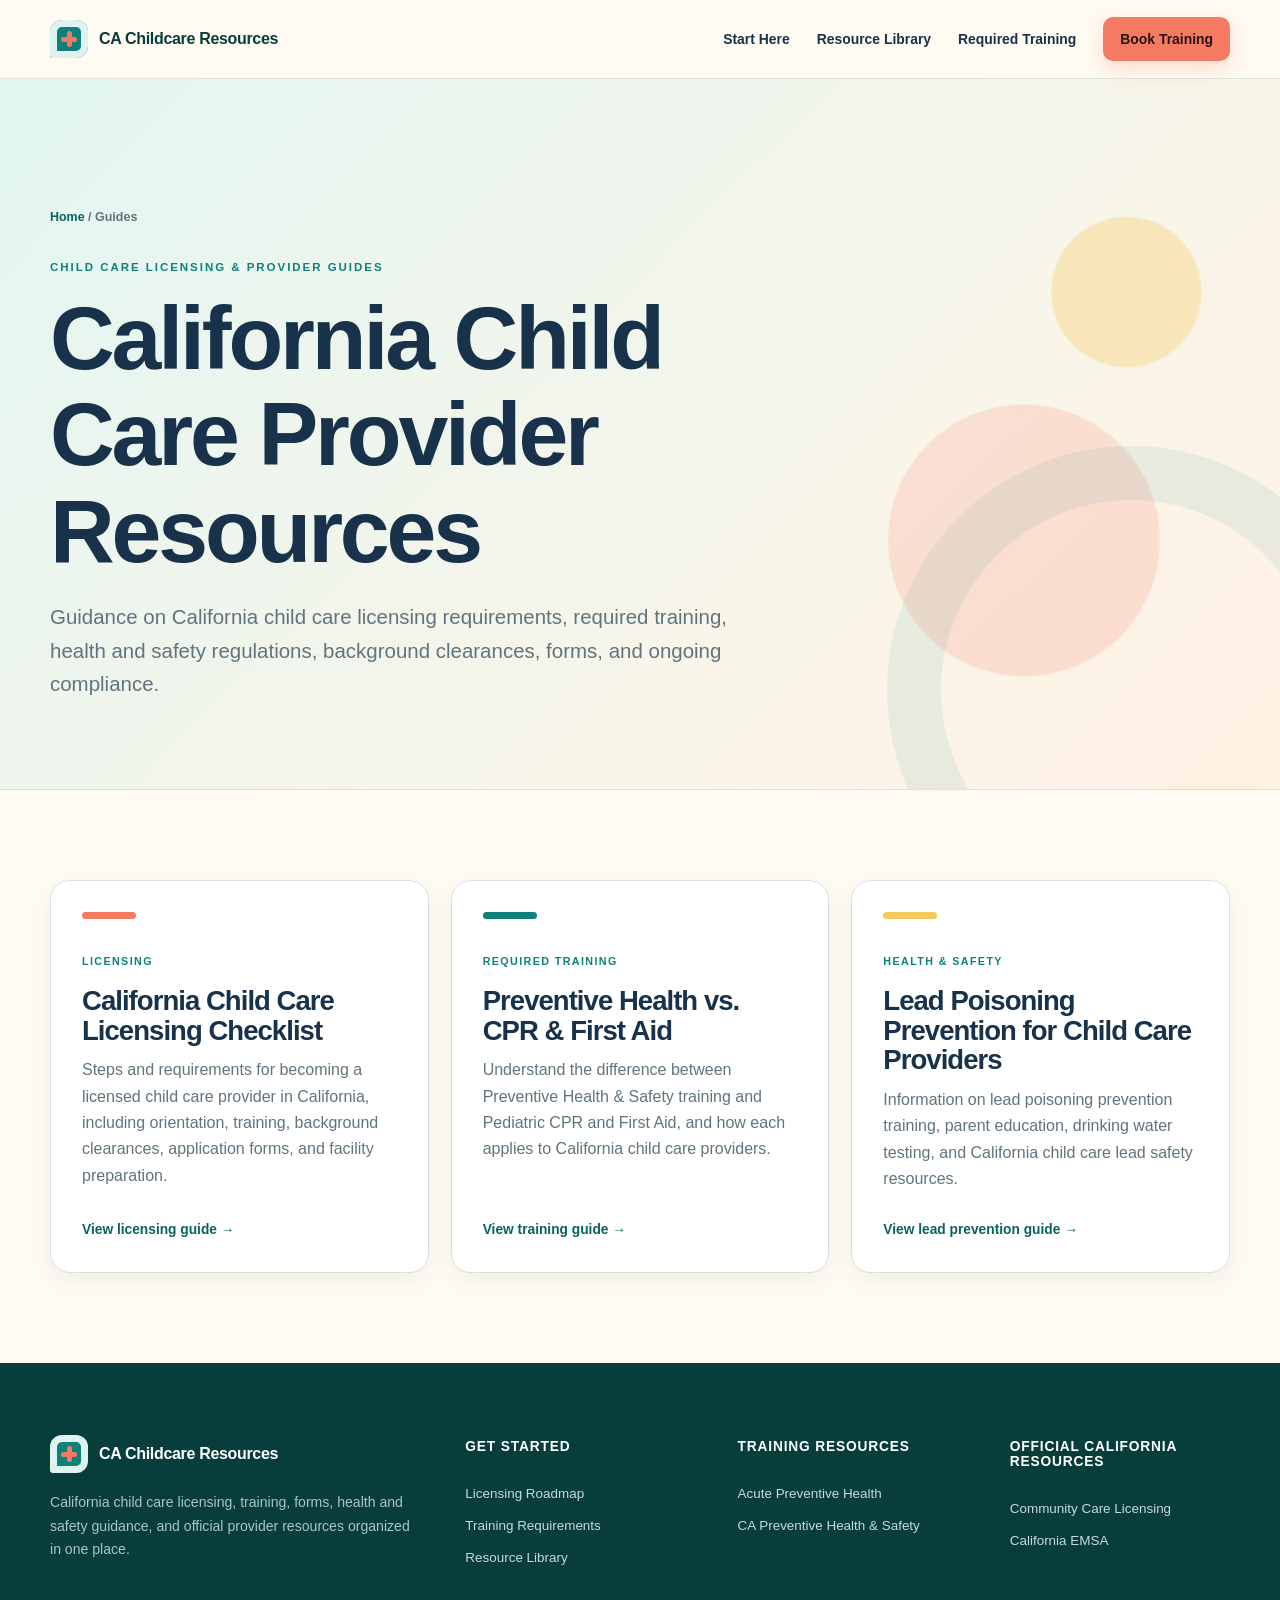
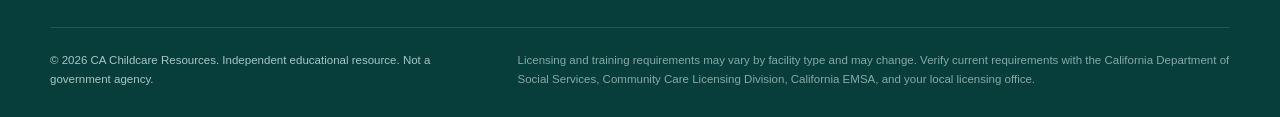
<file: index.html>
<!doctype html>
<html lang="en">
<head>
<meta charset="utf-8">
<meta name="viewport" content="width=device-width,initial-scale=1">

<title>California Child Care Provider Guides | CA Childcare Resources</title>

<meta name="description" content="California child care provider guidance on licensing requirements, required training, health and safety, lead poisoning prevention, background clearances, forms, and compliance resources.">

<link rel="canonical" href="https://www.cachildcareresources.com/articles/">

<meta property="og:title" content="California Child Care Provider Guides | CA Childcare Resources">

<meta property="og:description" content="California child care provider guidance on licensing requirements, required training, health and safety, lead poisoning prevention, background clearances, forms, and compliance resources.">

<meta property="og:type" content="website">

<meta property="og:url" content="https://www.cachildcareresources.com/articles/">

<meta name="theme-color" content="#0d817a">

<link rel="stylesheet" href="/assets/styles.css">

</head>

<body>

<a class="skip" href="#main">Skip to content</a>

<header class="site-header">
  <div class="container nav">

    <a class="brand" href="/">
      <span class="brand-mark" aria-hidden="true"></span>
      <span>CA Childcare Resources</span>
    </a>

    <button class="mobile-toggle" aria-label="Open navigation">☰</button>

    <nav class="nav-links" aria-label="Main navigation">
      <a href="/start-here.html">Start Here</a>
      <a href="/resources.html">Resource Library</a>
      <a href="/training.html">Required Training</a>
      <a class="nav-cta" href="https://www.acutepreventivehealth.com/#book-your-class-now" target="_blank" rel="noopener">
        Book Training
      </a>
    </nav>

  </div>
</header>


<main id="main">

<section class="page-hero">
  <div class="container">

    <div class="breadcrumbs">
      <a href="/">Home</a> / Guides
    </div>

    <div class="eyebrow">
      CHILD CARE LICENSING & PROVIDER GUIDES
    </div>

    <h1>California Child Care Provider Resources</h1>

    <p class="hero-copy">
      Guidance on California child care licensing requirements, required training,
      health and safety regulations, background clearances, forms, and ongoing compliance.
    </p>

  </div>
</section>


<section>
  <div class="container">

    <div class="article-grid">

      <article class="card article-card">

        <div class="meta">
          LICENSING
        </div>

        <h3>California Child Care Licensing Checklist</h3>

        <p>
          Steps and requirements for becoming a licensed child care provider in California,
          including orientation, training, background clearances, application forms,
          and facility preparation.
        </p>

        <a class="more" href="/articles/california-childcare-licensing-checklist.html">
          View licensing guide →
        </a>

      </article>


      <article class="card article-card">

        <div class="meta">
          REQUIRED TRAINING
        </div>

        <h3>Preventive Health vs. CPR & First Aid</h3>

        <p>
          Understand the difference between Preventive Health & Safety training and
          Pediatric CPR and First Aid, and how each applies to California child care providers.
        </p>

        <a class="more" href="/articles/preventive-health-vs-cpr.html">
          View training guide →
        </a>

      </article>


      <article class="card article-card">

        <div class="meta">
          HEALTH & SAFETY
        </div>

        <h3>Lead Poisoning Prevention for Child Care Providers</h3>

        <p>
          Information on lead poisoning prevention training, parent education,
          drinking water testing, and California child care lead safety resources.
        </p>

        <a class="more" href="/articles/lead-poisoning-prevention.html">
          View lead prevention guide →
        </a>

      </article>

    </div>

  </div>
</section>

</main>


<footer>

  <div class="container">

    <div class="footer-grid">

      <div>

        <a class="brand" href="/" style="color:#fff">
          <span class="brand-mark"></span>
          <span>CA Childcare Resources</span>
        </a>

        <p style="max-width:420px">
          California child care licensing, training, forms, health and safety guidance,
          and official provider resources organized in one place.
        </p>

      </div>


      <div>

        <h3>Get Started</h3>

        <a href="/start-here.html">Licensing Roadmap</a>

        <a href="/training.html">Training Requirements</a>

        <a href="/resources.html">Resource Library</a>

      </div>


      <div>

        <h3>Training Resources</h3>

        <a href="https://www.acutepreventivehealth.com/" target="_blank" rel="noopener">
          Acute Preventive Health
        </a>

        <a href="https://www.capreventivehealthandsafety.com/" target="_blank" rel="noopener">
          CA Preventive Health & Safety
        </a>

      </div>


      <div>

        <h3>Official California Resources</h3>

        <a href="https://www.cdss.ca.gov/inforesources/child-care-licensing" target="_blank" rel="noopener">
          Community Care Licensing
        </a>

        <a href="https://emsa.ca.gov/childcare_provider/" target="_blank" rel="noopener">
          California EMSA
        </a>

      </div>

    </div>


    <div class="footer-bottom">

      <p>
        © <span data-year></span> CA Childcare Resources.
        Independent educational resource. Not a government agency.
      </p>

      <p class="disclaimer">
        Licensing and training requirements may vary by facility type and may change.
        Verify current requirements with the California Department of Social Services,
        Community Care Licensing Division, California EMSA, and your local licensing office.
      </p>

    </div>

  </div>

</footer>

<script src="/assets/app.js"></script>

</body>
</html>
</file>
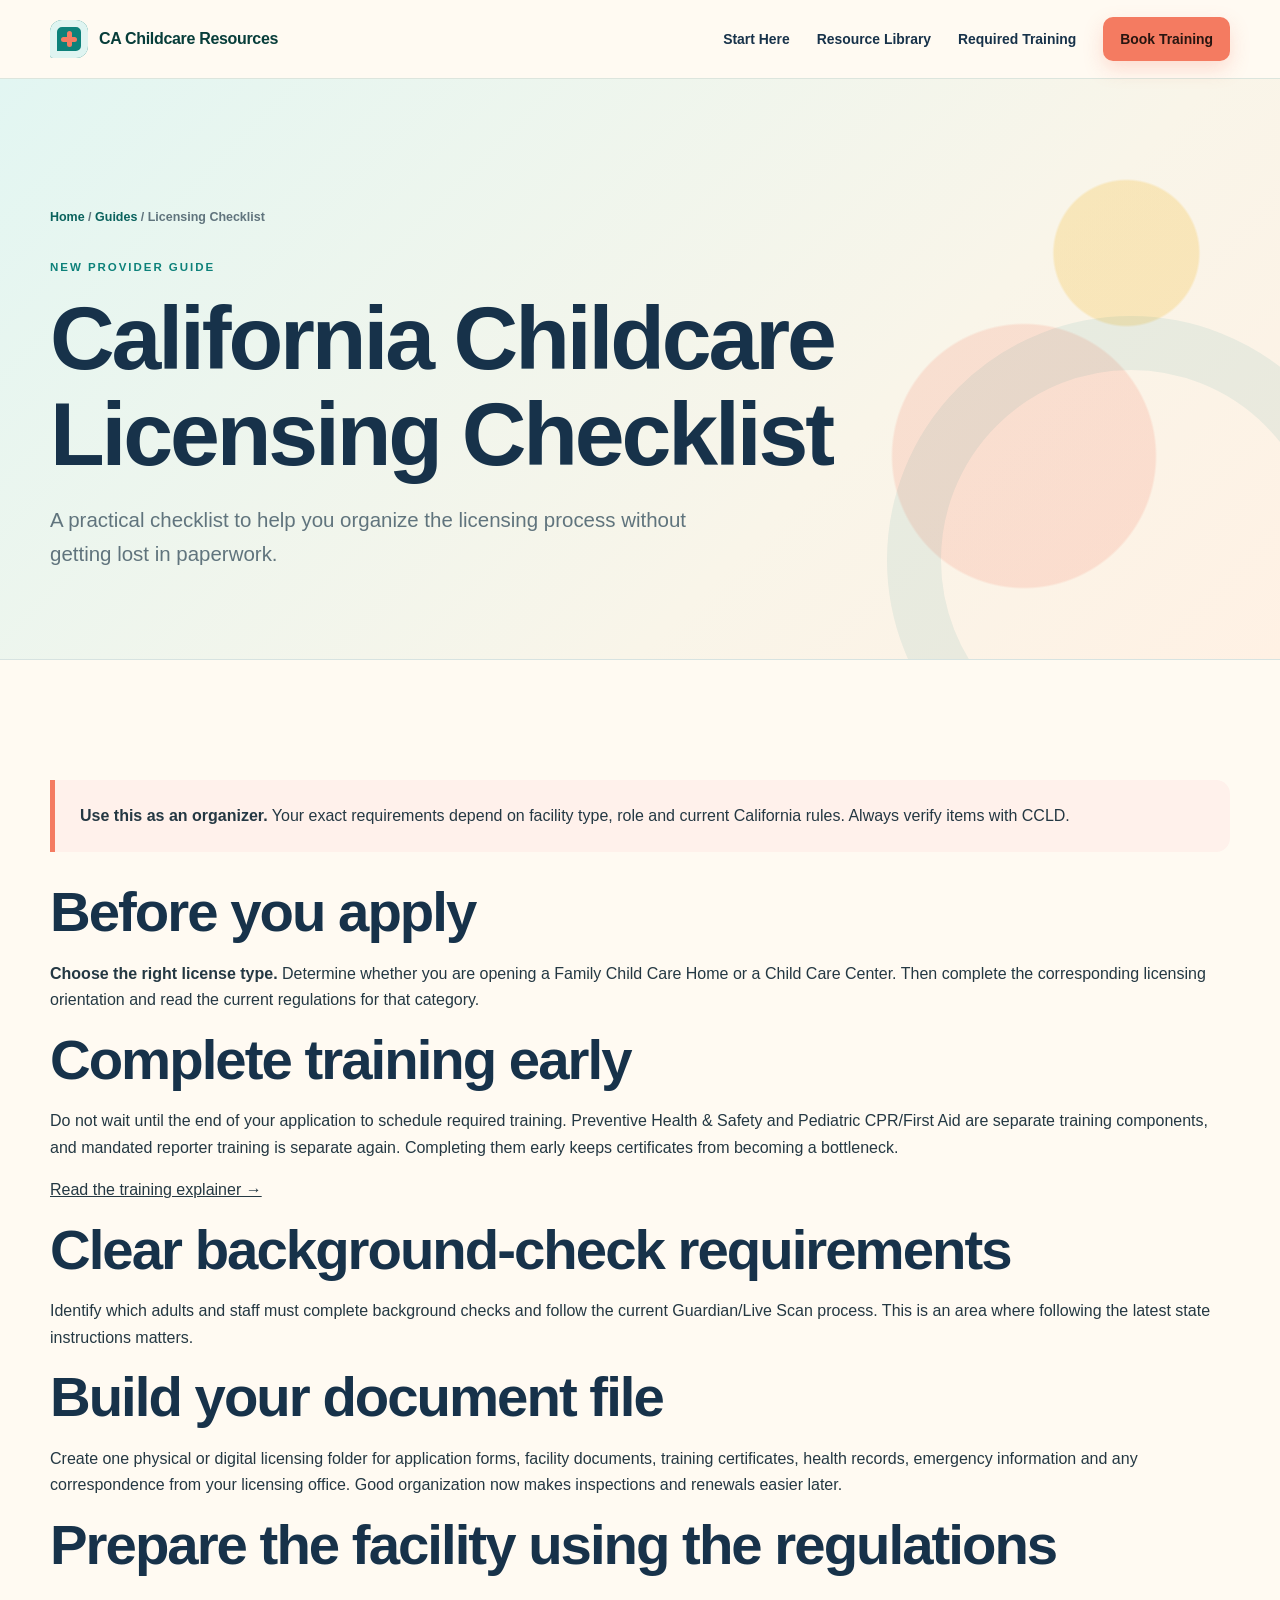
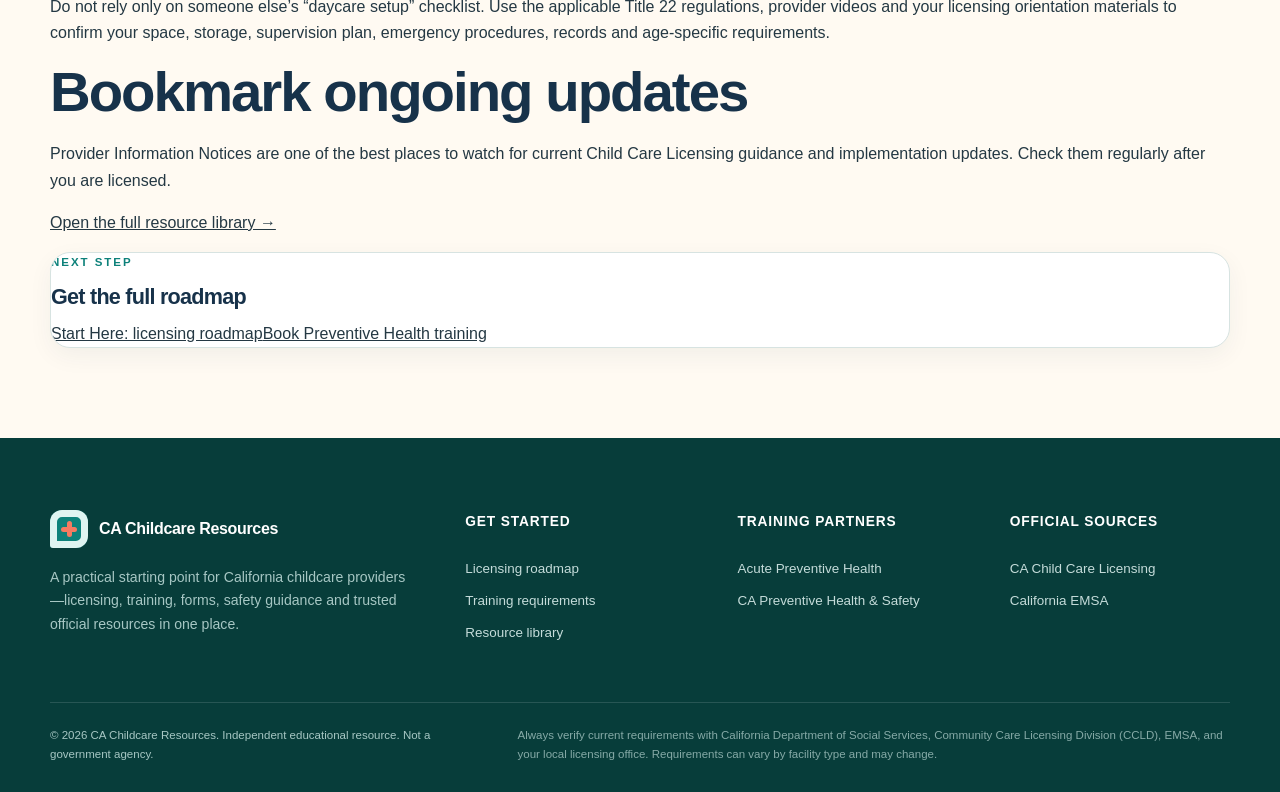
<file: california-childcare-licensing-checklist.html>
<!doctype html>
<html lang="en">
<head>
<meta charset="utf-8">
<meta name="viewport" content="width=device-width,initial-scale=1">
<title>California Childcare Licensing Checklist for New Providers</title>
<meta name="description" content="A practical California childcare licensing checklist for new providers: orientation, training, background checks, forms, facility prep and ongoing licensing updates.">
<link rel="canonical" href="https://www.cachildcareresources.com/articles/california-childcare-licensing-checklist.html">
<meta property="og:title" content="California Childcare Licensing Checklist for New Providers">
<meta property="og:description" content="A practical California childcare licensing checklist for new providers: orientation, training, background checks, forms, facility prep and ongoing licensing updates.">
<meta property="og:type" content="website">
<meta property="og:url" content="https://www.cachildcareresources.com/articles/california-childcare-licensing-checklist.html">
<meta name="theme-color" content="#0d817a">
<link rel="stylesheet" href="/assets/styles.css">

</head>
<body>

<a class="skip" href="#main">Skip to content</a>
<header class="site-header">
  <div class="container nav">
    <a class="brand" href="/"><span class="brand-mark" aria-hidden="true"></span><span>CA Childcare Resources</span></a>
    <button class="mobile-toggle" aria-label="Open navigation">☰</button>
    <nav class="nav-links" aria-label="Main navigation">
      <a href="/start-here.html">Start Here</a>
      <a href="/resources.html">Resource Library</a>
      <a href="/training.html">Required Training</a>
      <a class="nav-cta" href="https://www.acutepreventivehealth.com/#book-your-class-now" target="_blank" rel="noopener">Book Training</a>
    </nav>
  </div>
</header>

<main id="main">

<section class="page-hero"><div class="container"><div class="breadcrumbs"><a href="/">Home</a> / <a href="/articles/">Guides</a> / Licensing Checklist</div><div class="eyebrow">New provider guide</div><h1>California Childcare Licensing Checklist</h1><p class="hero-copy">A practical checklist to help you organize the licensing process without getting lost in paperwork.</p></div></section>
<section><div class="container content-wrap"><article class="prose">
<div class="notice"><b>Use this as an organizer.</b> Your exact requirements depend on facility type, role and current California rules. Always verify items with CCLD.</div>
<h2>Before you apply</h2>
<p><b>Choose the right license type.</b> Determine whether you are opening a Family Child Care Home or a Child Care Center. Then complete the corresponding licensing orientation and read the current regulations for that category.</p>
<h2>Complete training early</h2>
<p>Do not wait until the end of your application to schedule required training. Preventive Health & Safety and Pediatric CPR/First Aid are separate training components, and mandated reporter training is separate again. Completing them early keeps certificates from becoming a bottleneck.</p>
<p><a href="/training.html">Read the training explainer →</a></p>
<h2>Clear background-check requirements</h2>
<p>Identify which adults and staff must complete background checks and follow the current Guardian/Live Scan process. This is an area where following the latest state instructions matters.</p>
<h2>Build your document file</h2>
<p>Create one physical or digital licensing folder for application forms, facility documents, training certificates, health records, emergency information and any correspondence from your licensing office. Good organization now makes inspections and renewals easier later.</p>
<h2>Prepare the facility using the regulations</h2>
<p>Do not rely only on someone else’s “daycare setup” checklist. Use the applicable Title 22 regulations, provider videos and your licensing orientation materials to confirm your space, storage, supervision plan, emergency procedures, records and age-specific requirements.</p>
<h2>Bookmark ongoing updates</h2>
<p>Provider Information Notices are one of the best places to watch for current Child Care Licensing guidance and implementation updates. Check them regularly after you are licensed.</p>
<p><a href="/resources.html">Open the full resource library →</a></p>
</article><aside class="sidebar"><div class="card"><div class="eyebrow">Next step</div><h3>Get the full roadmap</h3><a href="/start-here.html">Start Here: licensing roadmap</a><a href="https://www.acutepreventivehealth.com/#book-your-class-now" target="_blank" rel="noopener">Book Preventive Health training</a></div></aside></div></section>

</main>

<footer>
  <div class="container">
    <div class="footer-grid">
      <div>
        <a class="brand" href="/" style="color:#fff"><span class="brand-mark"></span><span>CA Childcare Resources</span></a>
        <p style="max-width:420px">A practical starting point for California childcare providers—licensing, training, forms, safety guidance and trusted official resources in one place.</p>
      </div>
      <div><h3>Get Started</h3><a href="/start-here.html">Licensing roadmap</a><a href="/training.html">Training requirements</a><a href="/resources.html">Resource library</a></div>
      <div><h3>Training Partners</h3><a href="https://www.acutepreventivehealth.com/" target="_blank" rel="noopener">Acute Preventive Health</a><a href="https://www.capreventivehealthandsafety.com/" target="_blank" rel="noopener">CA Preventive Health & Safety</a></div>
      <div><h3>Official Sources</h3><a href="https://www.cdss.ca.gov/inforesources/child-care-licensing" target="_blank" rel="noopener">CA Child Care Licensing</a><a href="https://emsa.ca.gov/childcare_provider/" target="_blank" rel="noopener">California EMSA</a></div>
    </div>
    <div class="footer-bottom">
      <p>© <span data-year></span> CA Childcare Resources. Independent educational resource. Not a government agency.</p>
      <p class="disclaimer">Always verify current requirements with California Department of Social Services, Community Care Licensing Division (CCLD), EMSA, and your local licensing office. Requirements can vary by facility type and may change.</p>
    </div>
  </div>
</footer>
<script src="/assets/app.js"></script>

</body>
</html>
</file>
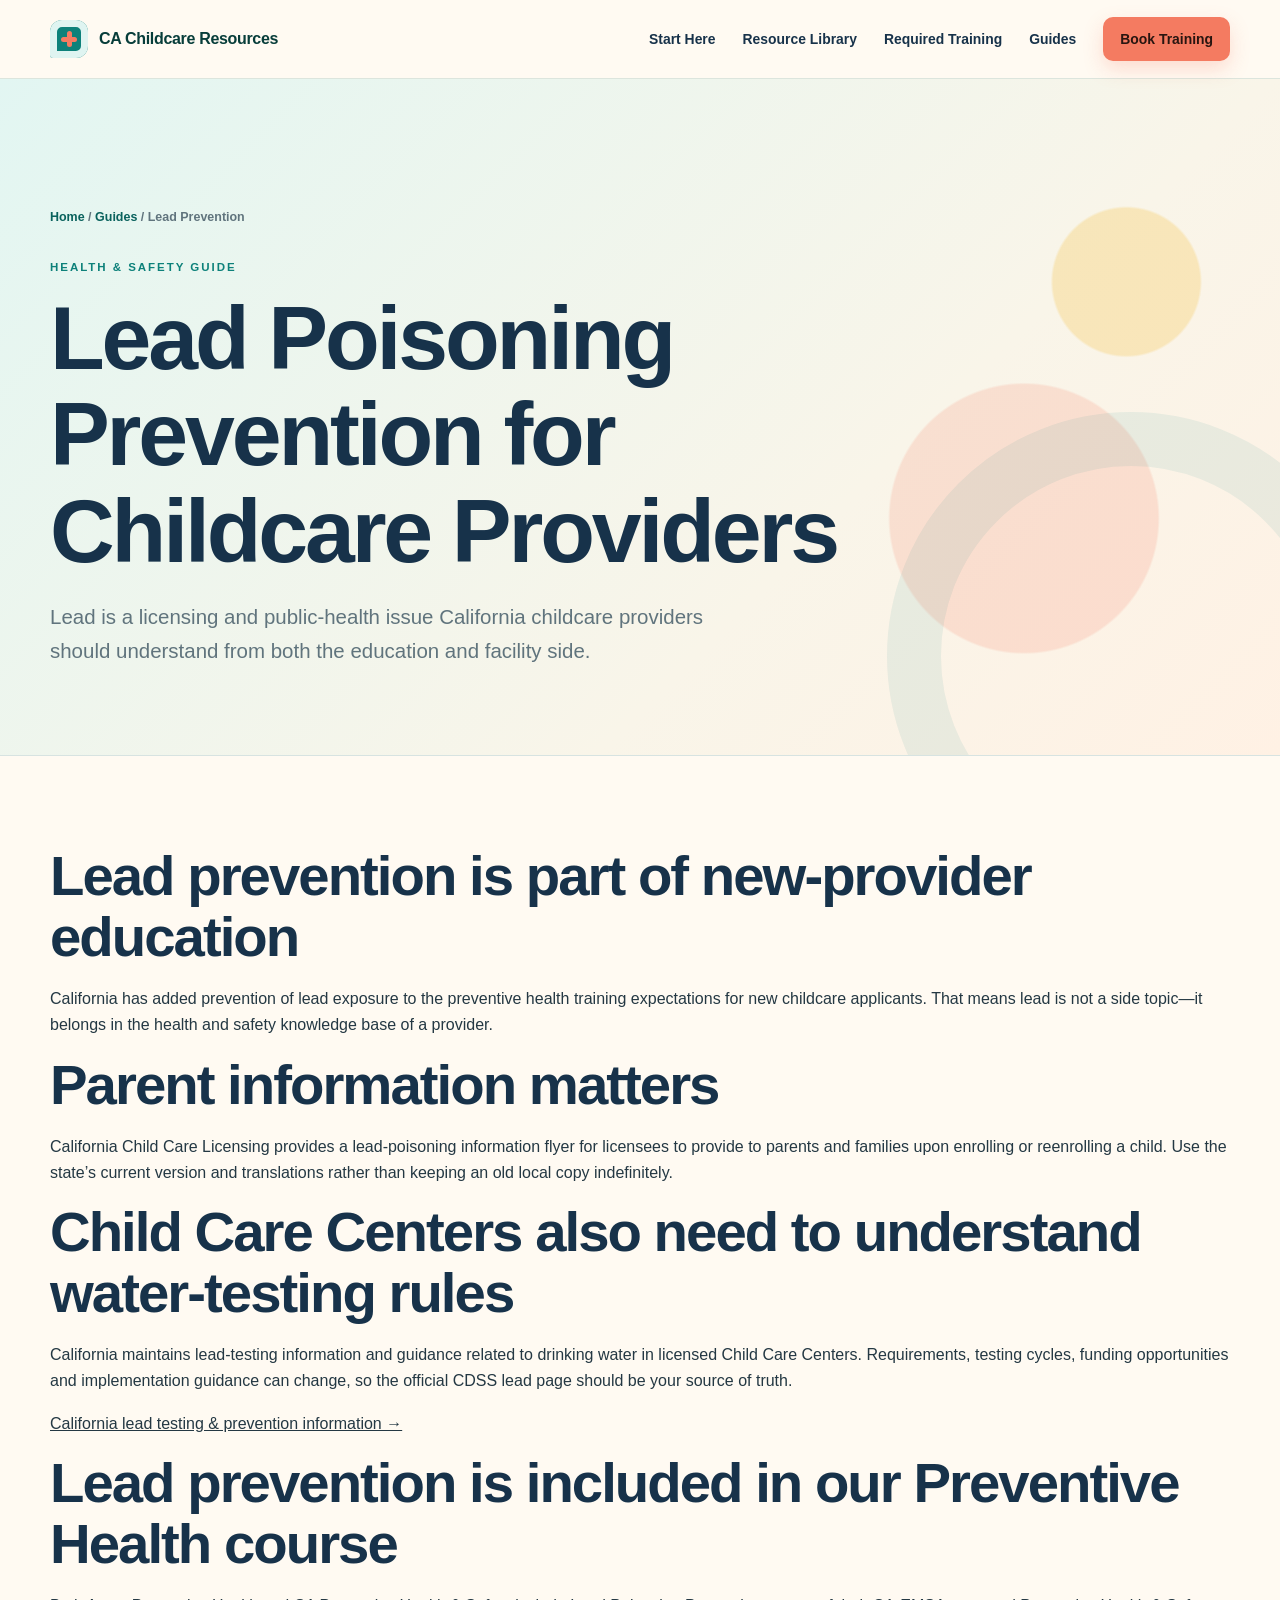
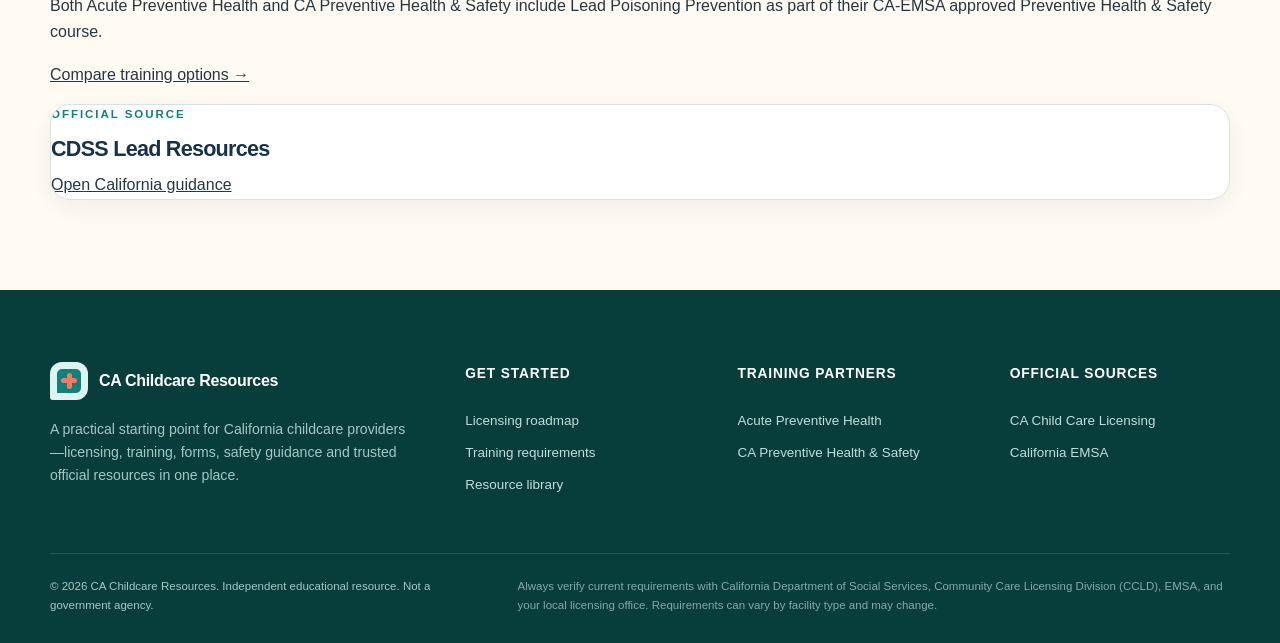
<file: lead-poisoning-prevention.html>
<!doctype html>
<html lang="en">
<head>
<meta charset="utf-8">
<meta name="viewport" content="width=device-width,initial-scale=1">
<title>Lead Poisoning Prevention for California Childcare Providers</title>
<meta name="description" content="Understand lead poisoning prevention, parent information, training and California childcare water-testing resources.">
<link rel="canonical" href="https://www.cachildcareresources.com/articles/lead-poisoning-prevention.html">
<meta property="og:title" content="Lead Poisoning Prevention for California Childcare Providers">
<meta property="og:description" content="Understand lead poisoning prevention, parent information, training and California childcare water-testing resources.">
<meta property="og:type" content="website">
<meta property="og:url" content="https://www.cachildcareresources.com/articles/lead-poisoning-prevention.html">
<meta name="theme-color" content="#0d817a">
<link rel="stylesheet" href="/assets/styles.css">

</head>
<body>

<a class="skip" href="#main">Skip to content</a>
<header class="site-header">
  <div class="container nav">
    <a class="brand" href="/"><span class="brand-mark" aria-hidden="true"></span><span>CA Childcare Resources</span></a>
    <button class="mobile-toggle" aria-label="Open navigation">☰</button>
    <nav class="nav-links" aria-label="Main navigation">
      <a href="/start-here.html">Start Here</a>
      <a href="/resources.html">Resource Library</a>
      <a href="/training.html">Required Training</a>
      <a href="/articles/">Guides</a>
      <a class="nav-cta" href="https://www.acutepreventivehealth.com/#book-your-class-now" target="_blank" rel="noopener">Book Training</a>
    </nav>
  </div>
</header>

<main id="main">

<section class="page-hero"><div class="container"><div class="breadcrumbs"><a href="/">Home</a> / <a href="/articles/">Guides</a> / Lead Prevention</div><div class="eyebrow">Health & safety guide</div><h1>Lead Poisoning Prevention for Childcare Providers</h1><p class="hero-copy">Lead is a licensing and public-health issue California childcare providers should understand from both the education and facility side.</p></div></section>
<section><div class="container content-wrap"><article class="prose">
<h2>Lead prevention is part of new-provider education</h2>
<p>California has added prevention of lead exposure to the preventive health training expectations for new childcare applicants. That means lead is not a side topic—it belongs in the health and safety knowledge base of a provider.</p>
<h2>Parent information matters</h2>
<p>California Child Care Licensing provides a lead-poisoning information flyer for licensees to provide to parents and families upon enrolling or reenrolling a child. Use the state’s current version and translations rather than keeping an old local copy indefinitely.</p>
<h2>Child Care Centers also need to understand water-testing rules</h2>
<p>California maintains lead-testing information and guidance related to drinking water in licensed Child Care Centers. Requirements, testing cycles, funding opportunities and implementation guidance can change, so the official CDSS lead page should be your source of truth.</p>
<p><a href="https://www.cdss.ca.gov/inforesources/child-care-licensing/water-testing-information" target="_blank" rel="noopener">California lead testing & prevention information →</a></p>
<h2>Lead prevention is included in our Preventive Health course</h2>
<p>Both Acute Preventive Health and CA Preventive Health & Safety include Lead Poisoning Prevention as part of their CA-EMSA approved Preventive Health & Safety course.</p>
<p><a href="/training.html">Compare training options →</a></p>
</article><aside class="sidebar"><div class="card"><div class="eyebrow">Official source</div><h3>CDSS Lead Resources</h3><a href="https://www.cdss.ca.gov/inforesources/child-care-licensing/water-testing-information" target="_blank" rel="noopener">Open California guidance</a></div></aside></div></section>

</main>

<footer>
  <div class="container">
    <div class="footer-grid">
      <div>
        <a class="brand" href="/" style="color:#fff"><span class="brand-mark"></span><span>CA Childcare Resources</span></a>
        <p style="max-width:420px">A practical starting point for California childcare providers—licensing, training, forms, safety guidance and trusted official resources in one place.</p>
      </div>
      <div><h3>Get Started</h3><a href="/start-here.html">Licensing roadmap</a><a href="/training.html">Training requirements</a><a href="/resources.html">Resource library</a></div>
      <div><h3>Training Partners</h3><a href="https://www.acutepreventivehealth.com/" target="_blank" rel="noopener">Acute Preventive Health</a><a href="https://www.capreventivehealthandsafety.com/" target="_blank" rel="noopener">CA Preventive Health & Safety</a></div>
      <div><h3>Official Sources</h3><a href="https://www.cdss.ca.gov/inforesources/child-care-licensing" target="_blank" rel="noopener">CA Child Care Licensing</a><a href="https://emsa.ca.gov/childcare_provider/" target="_blank" rel="noopener">California EMSA</a></div>
    </div>
    <div class="footer-bottom">
      <p>© <span data-year></span> CA Childcare Resources. Independent educational resource. Not a government agency.</p>
      <p class="disclaimer">Always verify current requirements with California Department of Social Services, Community Care Licensing Division (CCLD), EMSA, and your local licensing office. Requirements can vary by facility type and may change.</p>
    </div>
  </div>
</footer>
<script src="/assets/app.js"></script>

</body>
</html>
</file>
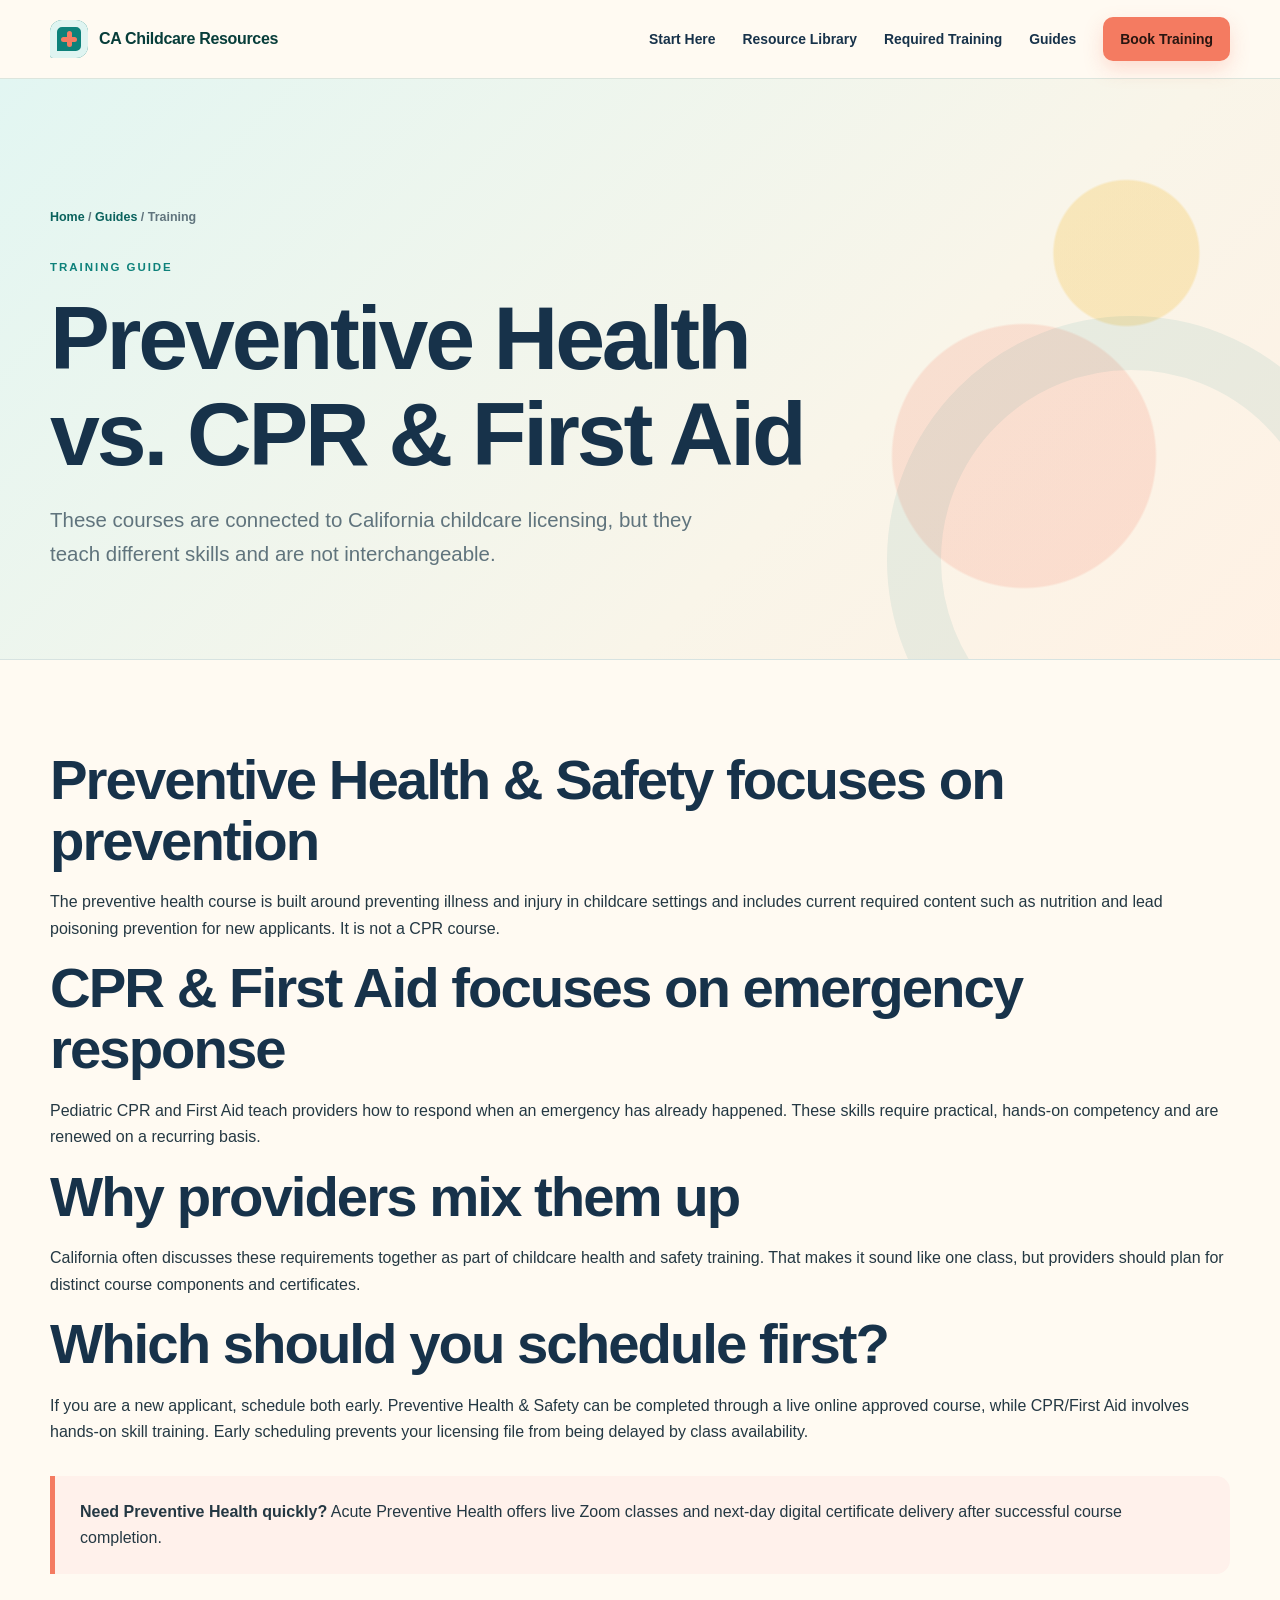
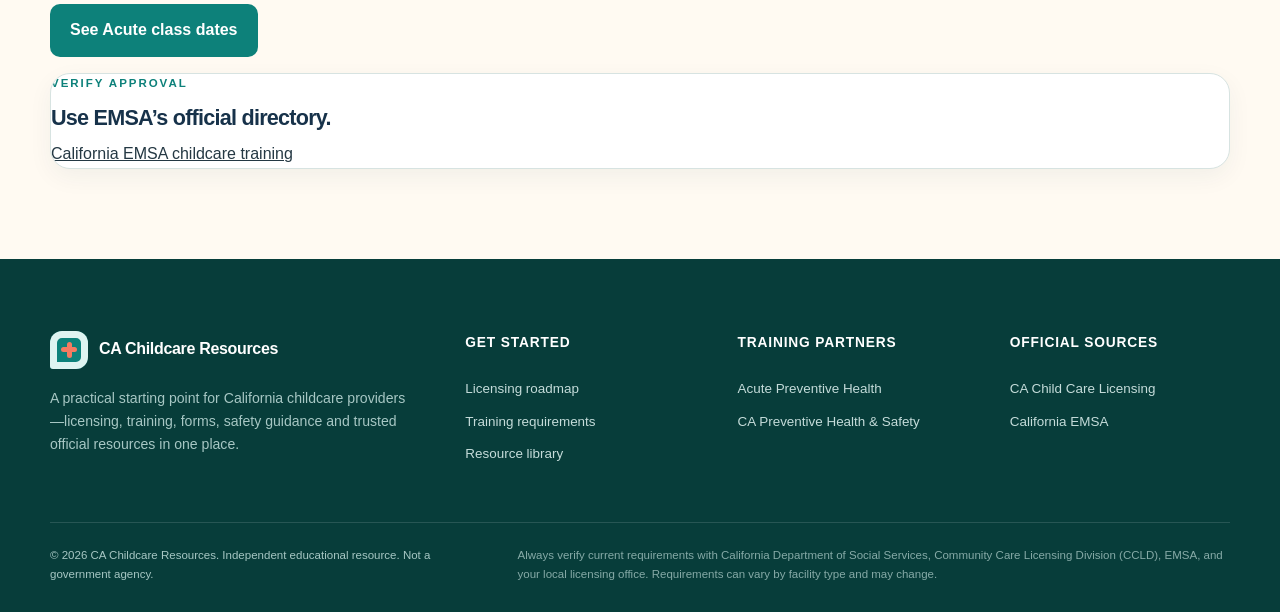
<file: preventive-health-vs-cpr.html>
<!doctype html>
<html lang="en">
<head>
<meta charset="utf-8">
<meta name="viewport" content="width=device-width,initial-scale=1">
<title>Preventive Health vs CPR & First Aid for California Childcare Providers</title>
<meta name="description" content="Learn the difference between California childcare Preventive Health & Safety training and Pediatric CPR/First Aid, and why new providers need to plan for both.">
<link rel="canonical" href="https://www.cachildcareresources.com/articles/preventive-health-vs-cpr.html">
<meta property="og:title" content="Preventive Health vs CPR & First Aid for California Childcare Providers">
<meta property="og:description" content="Learn the difference between California childcare Preventive Health & Safety training and Pediatric CPR/First Aid, and why new providers need to plan for both.">
<meta property="og:type" content="website">
<meta property="og:url" content="https://www.cachildcareresources.com/articles/preventive-health-vs-cpr.html">
<meta name="theme-color" content="#0d817a">
<link rel="stylesheet" href="/assets/styles.css">

</head>
<body>

<a class="skip" href="#main">Skip to content</a>
<header class="site-header">
  <div class="container nav">
    <a class="brand" href="/"><span class="brand-mark" aria-hidden="true"></span><span>CA Childcare Resources</span></a>
    <button class="mobile-toggle" aria-label="Open navigation">☰</button>
    <nav class="nav-links" aria-label="Main navigation">
      <a href="/start-here.html">Start Here</a>
      <a href="/resources.html">Resource Library</a>
      <a href="/training.html">Required Training</a>
      <a href="/articles/">Guides</a>
      <a class="nav-cta" href="https://www.acutepreventivehealth.com/#book-your-class-now" target="_blank" rel="noopener">Book Training</a>
    </nav>
  </div>
</header>

<main id="main">

<section class="page-hero"><div class="container"><div class="breadcrumbs"><a href="/">Home</a> / <a href="/articles/">Guides</a> / Training</div><div class="eyebrow">Training guide</div><h1>Preventive Health vs. CPR & First Aid</h1><p class="hero-copy">These courses are connected to California childcare licensing, but they teach different skills and are not interchangeable.</p></div></section>
<section><div class="container content-wrap"><article class="prose">
<h2>Preventive Health & Safety focuses on prevention</h2>
<p>The preventive health course is built around preventing illness and injury in childcare settings and includes current required content such as nutrition and lead poisoning prevention for new applicants. It is not a CPR course.</p>
<h2>CPR & First Aid focuses on emergency response</h2>
<p>Pediatric CPR and First Aid teach providers how to respond when an emergency has already happened. These skills require practical, hands-on competency and are renewed on a recurring basis.</p>
<h2>Why providers mix them up</h2>
<p>California often discusses these requirements together as part of childcare health and safety training. That makes it sound like one class, but providers should plan for distinct course components and certificates.</p>
<h2>Which should you schedule first?</h2>
<p>If you are a new applicant, schedule both early. Preventive Health & Safety can be completed through a live online approved course, while CPR/First Aid involves hands-on skill training. Early scheduling prevents your licensing file from being delayed by class availability.</p>
<div class="notice"><b>Need Preventive Health quickly?</b> Acute Preventive Health offers live Zoom classes and next-day digital certificate delivery after successful course completion.</div>
<p><a class="btn btn-primary" href="https://www.acutepreventivehealth.com/#book-your-class-now" target="_blank" rel="noopener">See Acute class dates</a></p>
</article><aside class="sidebar"><div class="card"><div class="eyebrow">Verify approval</div><h3>Use EMSA’s official directory.</h3><a href="https://emsa.ca.gov/childcare_provider/" target="_blank" rel="noopener">California EMSA childcare training</a></div></aside></div></section>

</main>

<footer>
  <div class="container">
    <div class="footer-grid">
      <div>
        <a class="brand" href="/" style="color:#fff"><span class="brand-mark"></span><span>CA Childcare Resources</span></a>
        <p style="max-width:420px">A practical starting point for California childcare providers—licensing, training, forms, safety guidance and trusted official resources in one place.</p>
      </div>
      <div><h3>Get Started</h3><a href="/start-here.html">Licensing roadmap</a><a href="/training.html">Training requirements</a><a href="/resources.html">Resource library</a></div>
      <div><h3>Training Partners</h3><a href="https://www.acutepreventivehealth.com/" target="_blank" rel="noopener">Acute Preventive Health</a><a href="https://www.capreventivehealthandsafety.com/" target="_blank" rel="noopener">CA Preventive Health & Safety</a></div>
      <div><h3>Official Sources</h3><a href="https://www.cdss.ca.gov/inforesources/child-care-licensing" target="_blank" rel="noopener">CA Child Care Licensing</a><a href="https://emsa.ca.gov/childcare_provider/" target="_blank" rel="noopener">California EMSA</a></div>
    </div>
    <div class="footer-bottom">
      <p>© <span data-year></span> CA Childcare Resources. Independent educational resource. Not a government agency.</p>
      <p class="disclaimer">Always verify current requirements with California Department of Social Services, Community Care Licensing Division (CCLD), EMSA, and your local licensing office. Requirements can vary by facility type and may change.</p>
    </div>
  </div>
</footer>
<script src="/assets/app.js"></script>

</body>
</html>
</file>
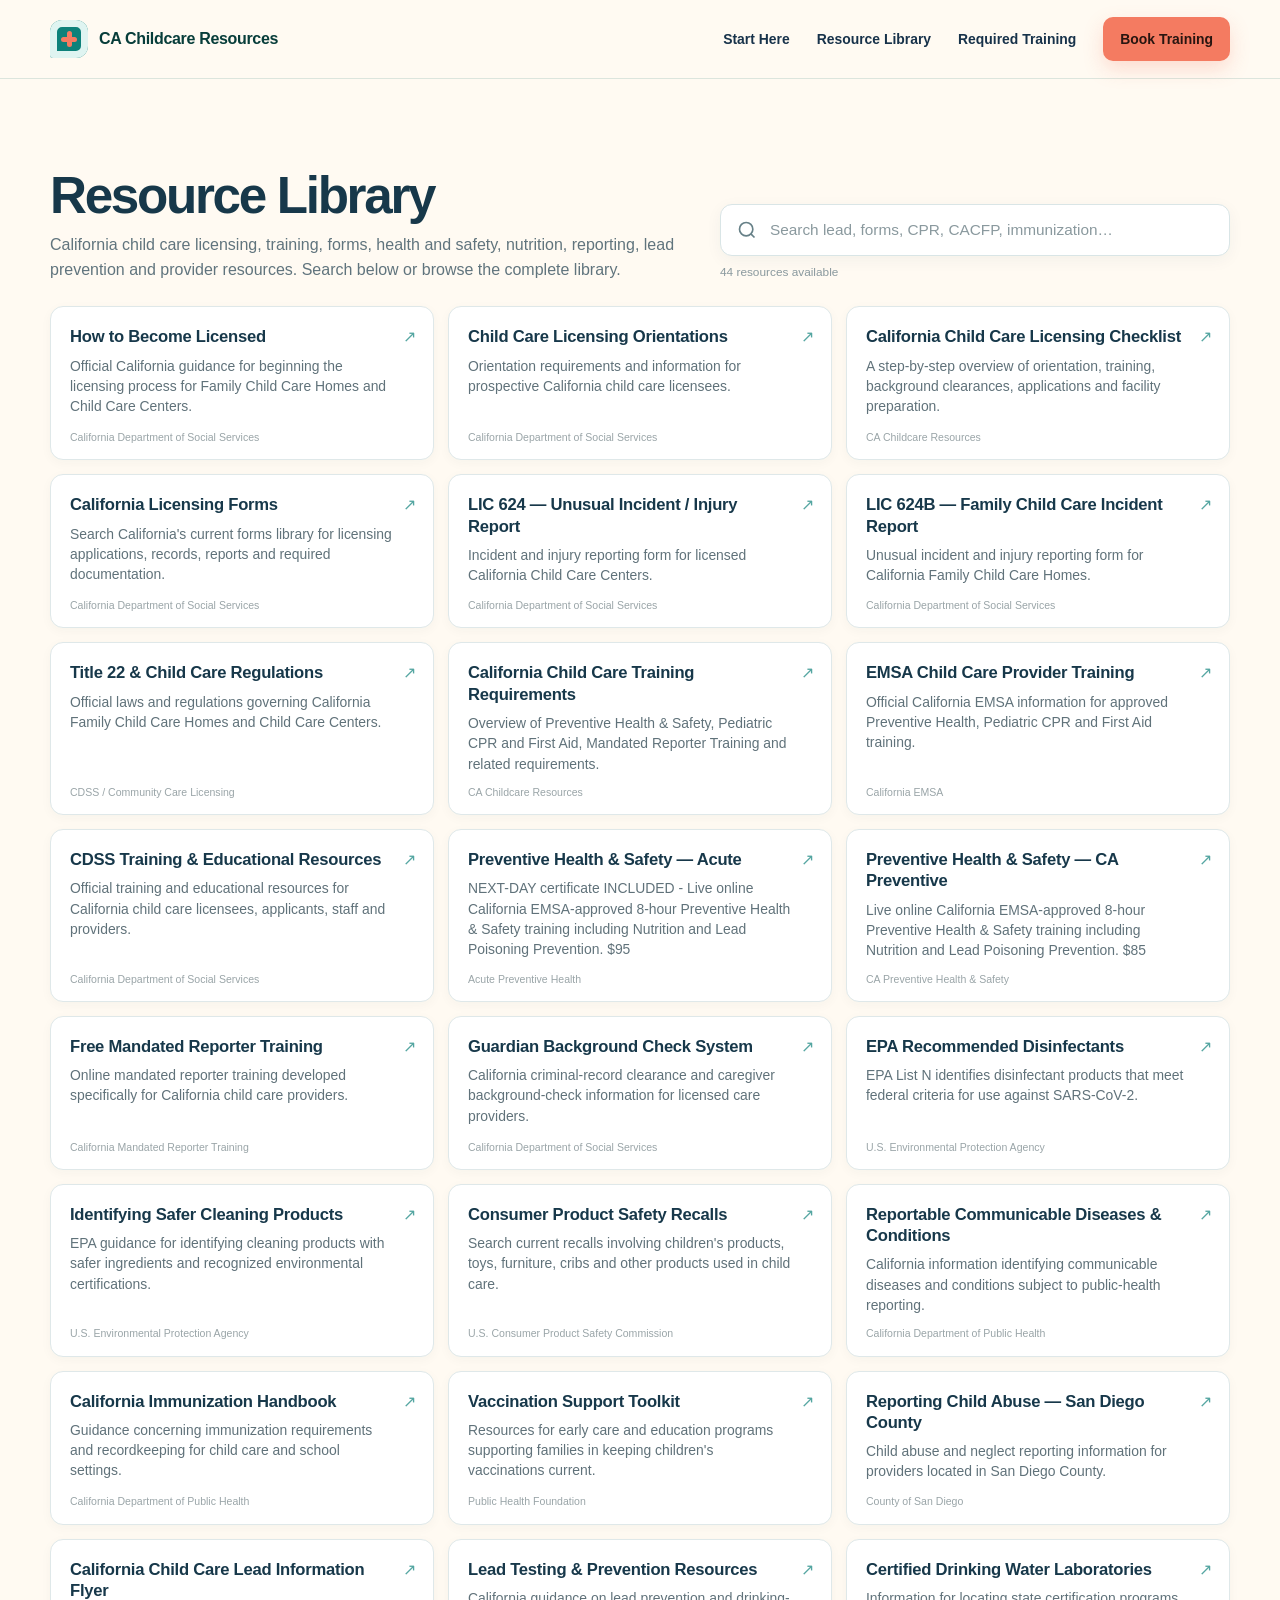
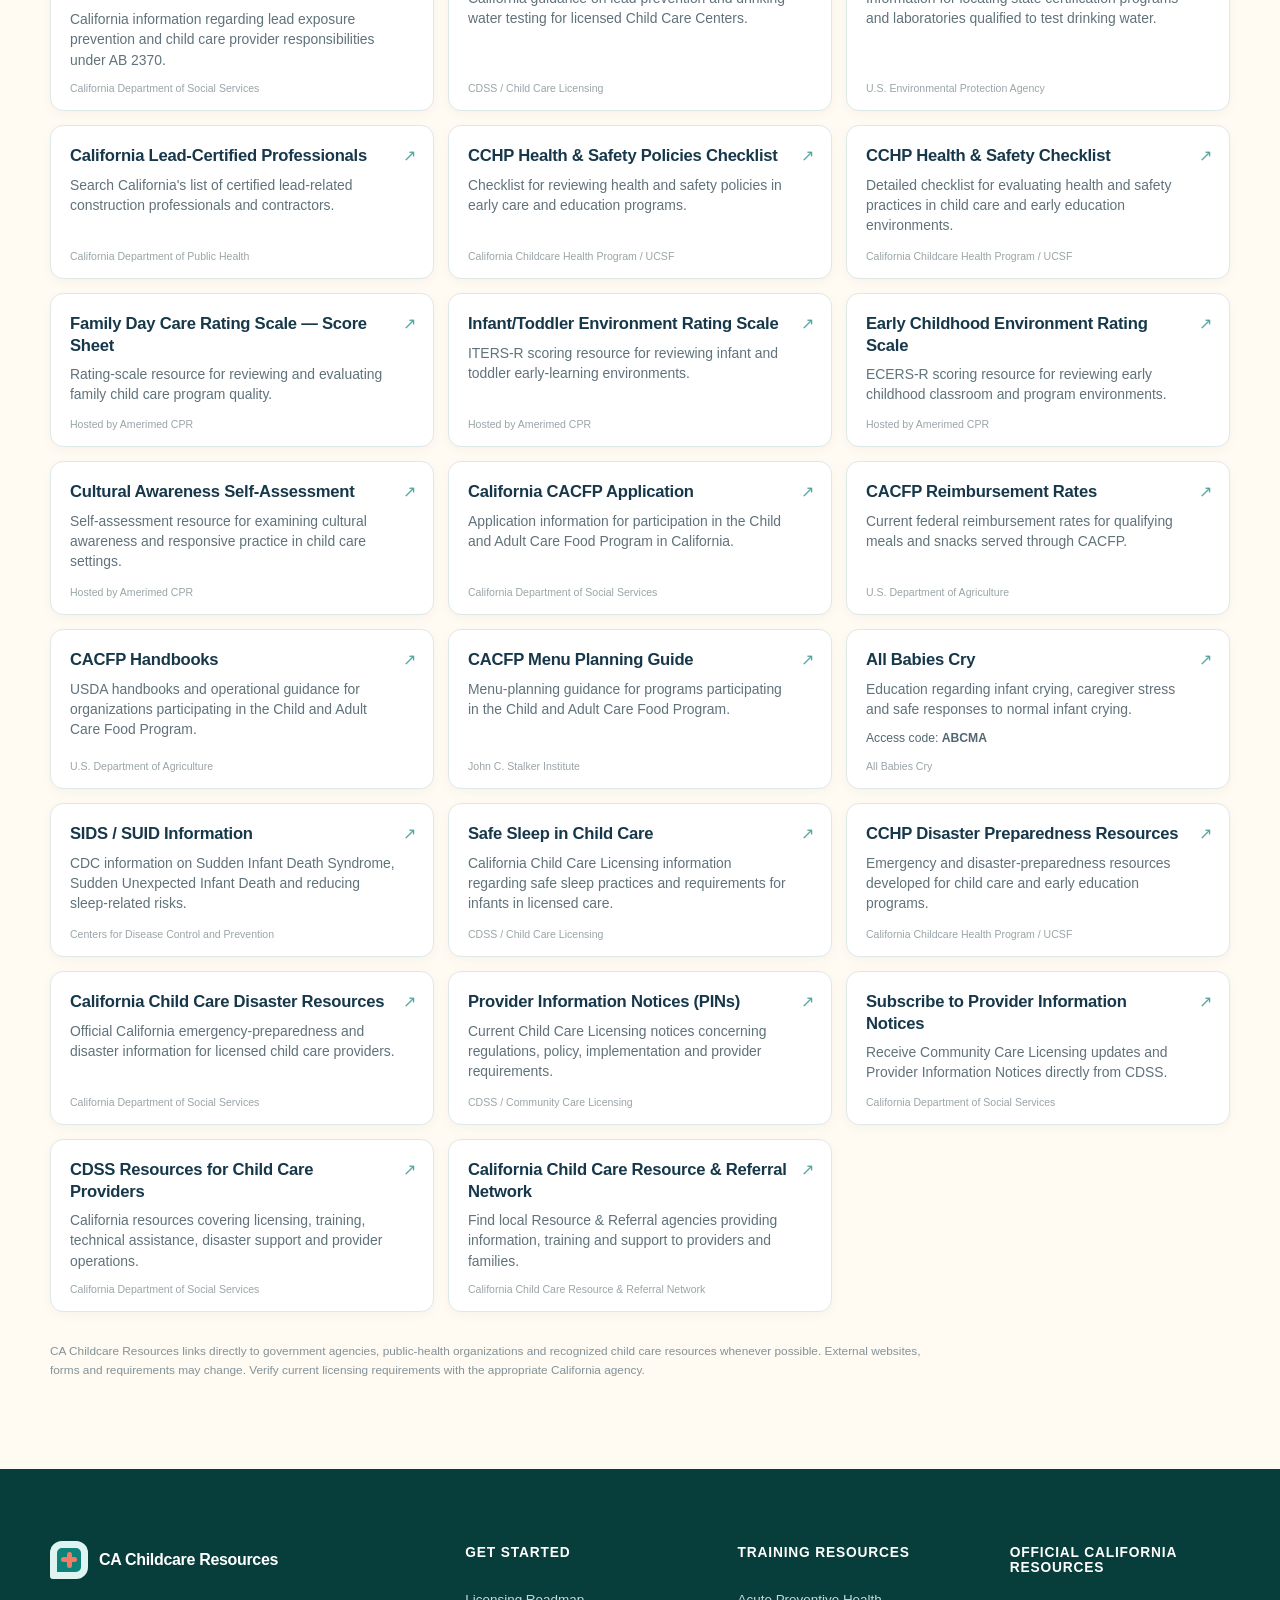
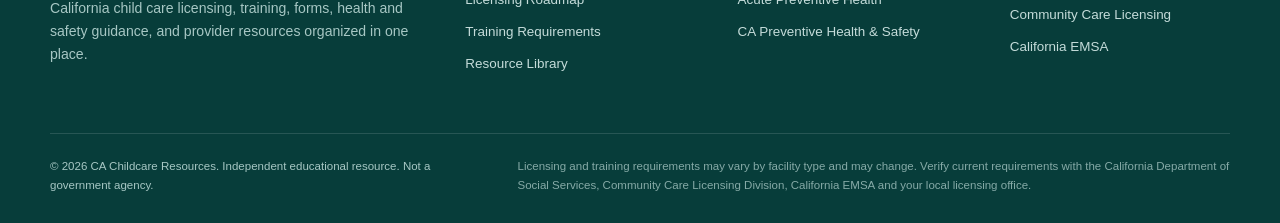
<file: resources.html>
<!doctype html>
<html lang="en">
<head>
<meta charset="utf-8">
<meta name="viewport" content="width=device-width,initial-scale=1">

<title>California Child Care Provider Resource Library | CA Childcare Resources</title>

<meta name="description" content="California child care provider resources for licensing, required training, forms, health and safety, lead prevention, immunizations, mandated reporting, nutrition, emergency preparedness and compliance.">

<link rel="canonical" href="https://www.cachildcareresources.com/resources.html">

<meta property="og:title" content="California Child Care Provider Resource Library | CA Childcare Resources">
<meta property="og:description" content="California child care licensing, training, forms, health and safety, lead prevention, immunization, nutrition and provider compliance resources.">
<meta property="og:type" content="website">
<meta property="og:url" content="https://www.cachildcareresources.com/resources.html">

<meta name="theme-color" content="#0d817a">

<link rel="stylesheet" href="/assets/styles.css">

<style>

/* =========================================================
   RESOURCE LIBRARY — PAGE-SPECIFIC STYLES
   ========================================================= */

.resource-library {
  padding: 34px 0 64px;
}

/* Compact intro — replaces oversized hero */
.resource-library-heading {
  display: grid;
  grid-template-columns: minmax(0, 1fr) minmax(360px, 510px);
  align-items: end;
  gap: 40px;
  margin-bottom: 24px;
}

.resource-library-heading h1 {
  font-size: clamp(2.25rem, 4vw, 3.6rem);
  line-height: 1.05;
  letter-spacing: -0.045em;
  margin: 0 0 10px;
  color: #17384a;
}

.resource-library-heading p {
  margin: 0;
  max-width: 720px;
  color: #60747d;
  font-size: 1rem;
  line-height: 1.55;
}


/* Search */
.resource-search-panel {
  width: 100%;
}

.resource-search {
  display: flex;
  align-items: center;
  gap: 11px;
  width: 100%;
  background: #fff;
  border: 1px solid #d9e5e6;
  border-radius: 12px;
  padding: 0 16px;
  min-height: 52px;
  box-shadow: 0 4px 16px rgba(19, 55, 69, 0.05);
}

.resource-search svg {
  width: 20px;
  height: 20px;
  flex: 0 0 auto;
  color: #668087;
}

.resource-search input {
  width: 100%;
  border: 0;
  outline: 0;
  background: transparent;
  font: inherit;
  color: #19313d;
  font-size: 0.96rem;
}

.resource-search input::placeholder {
  color: #8a999e;
}

.resource-count {
  display: block;
  margin-top: 7px;
  font-size: 0.74rem;
  color: #8a999e;
}


/* Resource grid */
.resource-grid {
  display: grid;
  grid-template-columns: repeat(3, minmax(0, 1fr));
  gap: 14px;
  align-items: stretch;
}


/* Entire card is clickable */
.resource-card {
  position: relative;
  display: flex;
  flex-direction: column;
  text-decoration: none;
  background: #fff;
  border: 1px solid #dfe8e9;
  border-radius: 13px;
  padding: 19px 38px 15px 19px;
  min-height: 154px;
  box-shadow: 0 3px 12px rgba(18, 52, 65, 0.035);
  transition:
    transform 0.16s ease,
    box-shadow 0.16s ease,
    border-color 0.16s ease;
}

.resource-card:hover {
  transform: translateY(-2px);
  border-color: #9fcac5;
  box-shadow: 0 9px 24px rgba(18, 52, 65, 0.08);
}

/* Small professional arrow */
.resource-card::after {
  content: "↗";
  position: absolute;
  top: 17px;
  right: 17px;
  font-size: 1rem;
  color: #0d817a;
  opacity: 0.7;
  transition: transform 0.16s ease;
}

.resource-card:hover::after {
  transform: translate(2px, -2px);
}


/* Clickable resource title */
.resource-card h2 {
  margin: 0 0 8px;
  padding-right: 4px;
  color: #17384a;
  font-family: inherit;
  font-size: 1.04rem;
  line-height: 1.28;
  letter-spacing: -0.015em;
  font-weight: 800;
}

.resource-card:hover h2 {
  color: #08786f;
}


/* Description */
.resource-card p {
  margin: 0;
  color: #60727a;
  font-size: 0.87rem;
  line-height: 1.46;
}


/* Very subtle source attribution */
.resource-source {
  display: block;
  margin-top: auto;
  padding-top: 12px;
  color: #9aa5a8;
  font-size: 0.66rem;
  line-height: 1.25;
}


/* Special note, such as access code */
.resource-note {
  display: block;
  margin-top: 9px;
  color: #526870;
  font-size: 0.76rem;
}

.resource-card[hidden] {
  display: none !important;
}


/* Bottom disclaimer */
.library-disclaimer {
  max-width: 880px;
  margin: 30px 0 0;
  color: #839298;
  font-size: 0.74rem;
  line-height: 1.55;
}


/* Responsive */
@media (max-width: 980px) {

  .resource-library-heading {
    grid-template-columns: 1fr;
    gap: 18px;
  }

  .resource-grid {
    grid-template-columns: repeat(2, minmax(0, 1fr));
  }

}

@media (max-width: 640px) {

  .resource-library {
    padding-top: 24px;
  }

  .resource-library-heading h1 {
    font-size: 2.15rem;
  }

  .resource-grid {
    grid-template-columns: 1fr;
  }

  .resource-card {
    min-height: auto;
  }

}

</style>

</head>

<body>


<a class="skip" href="#main">Skip to content</a>


<header class="site-header">

  <div class="container nav">

    <a class="brand" href="/">
      <span class="brand-mark" aria-hidden="true"></span>
      <span>CA Childcare Resources</span>
    </a>

    <button class="mobile-toggle" aria-label="Open navigation">
      ☰
    </button>

    <nav class="nav-links" aria-label="Main navigation">

      <a href="/start-here.html">Start Here</a>

      <a href="/resources.html">Resource Library</a>

      <a href="/training.html">Required Training</a>

      <a
        class="nav-cta"
        href="https://www.acutepreventivehealth.com/#book-your-class-now"
        target="_blank"
        rel="noopener">
        Book Training
      </a>

    </nav>

  </div>

</header>



<main id="main">


<section class="resource-library">

<div class="container">


<!-- ======================================================
     COMPACT INTRO + SEARCH
     ====================================================== -->

<div class="resource-library-heading">

  <div>

    <h1>Resource Library</h1>

    <p>
      California child care licensing, training, forms, health and safety,
      nutrition, reporting, lead prevention and provider resources.
      Search below or browse the complete library.
    </p>

  </div>


  <div class="resource-search-panel">

    <label class="resource-search">

      <svg
        xmlns="http://www.w3.org/2000/svg"
        viewBox="0 0 24 24"
        fill="none"
        stroke="currentColor"
        stroke-width="2"
        aria-hidden="true">

        <circle cx="11" cy="11" r="8"></circle>

        <path d="m21 21-4.35-4.35"></path>

      </svg>

      <input
        id="resourceSearch"
        type="search"
        placeholder="Search lead, forms, CPR, CACFP, immunization…"
        aria-label="Search child care resources">

    </label>

    <span class="resource-count" id="resourceCount">
      Browse all resources
    </span>

  </div>

</div>



<!-- ======================================================
     RESOURCE GRID
     ====================================================== -->

<div class="resource-grid" id="resourceGrid">



<!-- LICENSING -->

<a
class="resource-card"
href="https://www.cdss.ca.gov/inforesources/child-care-licensing/how-to-become-licensed"
target="_blank"
rel="noopener"
data-search="How to Become Licensed California child care licensing license application family child care home child care center CDSS CCLD">

<h2>How to Become Licensed</h2>

<p>
Official California guidance for beginning the licensing process for
Family Child Care Homes and Child Care Centers.
</p>

<span class="resource-source">
California Department of Social Services
</span>

</a>



<a
class="resource-card"
href="https://www.cdss.ca.gov/inforesources/child-care-licensing/how-to-become-licensed/orientations"
target="_blank"
rel="noopener"
data-search="Child Care Licensing Orientations California CCLD orientation license">

<h2>Child Care Licensing Orientations</h2>

<p>
Orientation requirements and information for prospective California
child care licensees.
</p>

<span class="resource-source">
California Department of Social Services
</span>

</a>



<a
class="resource-card"
href="/articles/california-childcare-licensing-checklist.html"
data-search="California Child Care Licensing Checklist new provider licensing steps orientation application training clearances inspection">

<h2>California Child Care Licensing Checklist</h2>

<p>
A step-by-step overview of orientation, training, background clearances,
applications and facility preparation.
</p>

<span class="resource-source">
CA Childcare Resources
</span>

</a>



<!-- FORMS -->

<a
class="resource-card"
href="https://www.cdss.ca.gov/inforesources/forms-brochures/forms-alphabetically"
target="_blank"
rel="noopener"
data-search="California Licensing Forms LIC forms childcare child care applications CDSS">

<h2>California Licensing Forms</h2>

<p>
Search California's current forms library for licensing applications,
records, reports and required documentation.
</p>

<span class="resource-source">
California Department of Social Services
</span>

</a>



<a
class="resource-card"
href="https://www.cdss.ca.gov/cdssweb/entres/forms/English/LIC624.PDF"
target="_blank"
rel="noopener"
data-search="LIC 624 unusual incident injury report child care center">

<h2>LIC 624 — Unusual Incident / Injury Report</h2>

<p>
Incident and injury reporting form for licensed California
Child Care Centers.
</p>

<span class="resource-source">
California Department of Social Services
</span>

</a>



<a
class="resource-card"
href="https://www.cdss.ca.gov/cdssweb/entres/forms/English/LIC624B.PDF"
target="_blank"
rel="noopener"
data-search="LIC 624B unusual incident injury report family child care home daycare">

<h2>LIC 624B — Family Child Care Incident Report</h2>

<p>
Unusual incident and injury reporting form for California
Family Child Care Homes.
</p>

<span class="resource-source">
California Department of Social Services
</span>

</a>



<!-- REGULATIONS -->

<a
class="resource-card"
href="https://www.cdss.ca.gov/inforesources/child-care-licensing/resources-for-providers/laws-and-regulations"
target="_blank"
rel="noopener"
data-search="Title 22 child care laws regulations family child care home center California">

<h2>Title 22 & Child Care Regulations</h2>

<p>
Official laws and regulations governing California Family Child Care
Homes and Child Care Centers.
</p>

<span class="resource-source">
CDSS / Community Care Licensing
</span>

</a>



<!-- TRAINING -->

<a
class="resource-card"
href="/training.html"
data-search="California child care required training preventive health CPR first aid mandated reporter nutrition lead requirements">

<h2>California Child Care Training Requirements</h2>

<p>
Overview of Preventive Health & Safety, Pediatric CPR and First Aid,
Mandated Reporter Training and related requirements.
</p>

<span class="resource-source">
CA Childcare Resources
</span>

</a>



<a
class="resource-card"
href="https://emsa.ca.gov/childcare_provider/"
target="_blank"
rel="noopener"
data-search="EMSA child care provider training preventive health CPR first aid California approved">

<h2>EMSA Child Care Provider Training</h2>

<p>
Official California EMSA information for approved Preventive Health,
Pediatric CPR and First Aid training.
</p>

<span class="resource-source">
California EMSA
</span>

</a>



<a
class="resource-card"
href="https://www.cdss.ca.gov/inforesources/cdss-programs/community-care-licensing/child-care-licensing/resources-for-providers/training-and-educational-resources"
target="_blank"
rel="noopener"
data-search="CDSS training educational resources child care providers mandated reporter California">

<h2>CDSS Training & Educational Resources</h2>

<p>
Official training and educational resources for California child care
licensees, applicants, staff and providers.
</p>

<span class="resource-source">
California Department of Social Services
</span>

</a>



<a
class="resource-card"
href="https://www.acutepreventivehealth.com/#book-your-class-now"
target="_blank"
rel="noopener"
data-search="Acute Preventive Health CA EMSA preventive health nutrition lead Zoom training certificate">

<h2>Preventive Health & Safety — Acute</h2>

<p>
NEXT-DAY certificate INCLUDED - Live online California EMSA-approved 8-hour Preventive Health & Safety training
including Nutrition and Lead Poisoning Prevention. $95
</p>

<span class="resource-source">
Acute Preventive Health
</span>

</a>



<a
class="resource-card"
href="https://www.capreventivehealthandsafety.com/"
target="_blank"
rel="noopener"
data-search="CA Preventive Health Safety EMSA nutrition lead poisoning prevention Zoom childcare">

<h2>Preventive Health & Safety — CA Preventive</h2>

<p>
Live online California EMSA-approved 8-hour Preventive Health & Safety training
including Nutrition and Lead Poisoning Prevention. $85
</p>

<span class="resource-source">
CA Preventive Health & Safety
</span>

</a>



<a
class="resource-card"
href="https://mandatedreporterca.com/training/child-care-providers"
target="_blank"
rel="noopener"
data-search="free mandated reporter training child care providers California abuse neglect">

<h2>Free Mandated Reporter Training</h2>

<p>
Online mandated reporter training developed specifically for California
child care providers.
</p>

<span class="resource-source">
California Mandated Reporter Training
</span>

</a>



<!-- BACKGROUND CHECKS -->

<a
class="resource-card"
href="https://www.cdss.ca.gov/inforesources/community-care/caregiver-background-check/guardian"
target="_blank"
rel="noopener"
data-search="Guardian background check Live Scan criminal record clearance childcare">

<h2>Guardian Background Check System</h2>

<p>
California criminal-record clearance and caregiver background-check
information for licensed care providers.
</p>

<span class="resource-source">
California Department of Social Services
</span>

</a>



<!-- HEALTH & SAFETY -->

<a
class="resource-card"
href="https://www.epa.gov/pesticide-registration/list-n-disinfectants-coronavirus-covid-19"
target="_blank"
rel="noopener"
data-search="EPA recommended disinfectants List N cleaning disinfecting sanitation childcare">

<h2>EPA Recommended Disinfectants</h2>

<p>
EPA List N identifies disinfectant products that meet federal criteria
for use against SARS-CoV-2.
</p>

<span class="resource-source">
U.S. Environmental Protection Agency
</span>

</a>



<a
class="resource-card"
href="https://www.epa.gov/greenerproducts/identifying-greener-cleaning-products"
target="_blank"
rel="noopener"
data-search="EPA safer cleaning products greener cleaning products chemicals childcare">

<h2>Identifying Safer Cleaning Products</h2>

<p>
EPA guidance for identifying cleaning products with safer ingredients
and recognized environmental certifications.
</p>

<span class="resource-source">
U.S. Environmental Protection Agency
</span>

</a>



<a
class="resource-card"
href="https://www.cpsc.gov/Recalls"
target="_blank"
rel="noopener"
data-search="CPSC recalls children's products toys furniture cribs childcare safety">

<h2>Consumer Product Safety Recalls</h2>

<p>
Search current recalls involving children's products, toys, furniture,
cribs and other products used in child care.
</p>

<span class="resource-source">
U.S. Consumer Product Safety Commission
</span>

</a>



<!-- ILLNESS & IMMUNIZATION -->

<a
class="resource-card"
href="https://www.cdph.ca.gov/Programs/CID/DCDC/Pages/Reportable-Disease-and-Conditions.aspx"
target="_blank"
rel="noopener"
data-search="reportable communicable diseases conditions California CDPH childcare illness">

<h2>Reportable Communicable Diseases & Conditions</h2>

<p>
California information identifying communicable diseases and conditions
subject to public-health reporting.
</p>

<span class="resource-source">
California Department of Public Health
</span>

</a>



<a
class="resource-card"
href="https://www.cdph.ca.gov/Programs/CID/DCDC/CDPH%20Document%20Library/Immunization/IMM-365.pdf"
target="_blank"
rel="noopener"
data-search="California immunization handbook childcare school vaccines IMM 365">

<h2>California Immunization Handbook</h2>

<p>
Guidance concerning immunization requirements and recordkeeping for
child care and school settings.
</p>

<span class="resource-source">
California Department of Public Health
</span>

</a>



<a
class="resource-card"
href="https://www.phf.org/resourcestools/Pages/How_Early_Care_and_Education_Can_Help_Children_Keep_Their_Vaccinations_Up-to-Date.aspx"
target="_blank"
rel="noopener"
data-search="vaccination toolkit early care education children vaccines immunization">

<h2>Vaccination Support Toolkit</h2>

<p>
Resources for early care and education programs supporting families
in keeping children's vaccinations current.
</p>

<span class="resource-source">
Public Health Foundation
</span>

</a>



<!-- REPORTING -->

<a
class="resource-card"
href="https://www.sandiegocounty.gov/content/sdc/hhsa/programs/cs.html"
target="_blank"
rel="noopener"
data-search="report child abuse San Diego County mandated reporter child protective services">

<h2>Reporting Child Abuse — San Diego County</h2>

<p>
Child abuse and neglect reporting information for providers located
in San Diego County.
</p>

<span class="resource-source">
County of San Diego
</span>

</a>



<!-- LEAD -->

<a
class="resource-card"
href="https://www.cdss.ca.gov/Portals/9/CCLD/CCP%20Documents/AB%202370%20Lead%20Bill%20Flyer%20-CCLPO2.pdf?ver=2019-01-03-162722-500"
target="_blank"
rel="noopener"
data-search="lead poisoning prevention California childcare AB 2370 lead flyer parents">

<h2>California Child Care Lead Information Flyer</h2>

<p>
California information regarding lead exposure prevention and child care
provider responsibilities under AB 2370.
</p>

<span class="resource-source">
California Department of Social Services
</span>

</a>



<a
class="resource-card"
href="https://www.cdss.ca.gov/inforesources/child-care-licensing/water-testing-information"
target="_blank"
rel="noopener"
data-search="lead testing prevention drinking water childcare California CDSS">

<h2>Lead Testing & Prevention Resources</h2>

<p>
California guidance on lead prevention and drinking-water testing
for licensed Child Care Centers.
</p>

<span class="resource-source">
CDSS / Child Care Licensing
</span>

</a>



<a
class="resource-card"
href="https://www.epa.gov/dwlabcert/contact-information-certification-programs-and-certified-laboratories-drinking-water"
target="_blank"
rel="noopener"
data-search="certified water testing laboratories lead drinking water EPA">

<h2>Certified Drinking Water Laboratories</h2>

<p>
Information for locating state certification programs and laboratories
qualified to test drinking water.
</p>

<span class="resource-source">
U.S. Environmental Protection Agency
</span>

</a>



<a
class="resource-card"
href="https://www.cdph.ca.gov/Programs/CCDPHP/DEODC/CLPPB/Pages/LRCcertlist.aspx"
target="_blank"
rel="noopener"
data-search="California lead certified contractors construction professionals CDPH">

<h2>California Lead-Certified Professionals</h2>

<p>
Search California's list of certified lead-related construction
professionals and contractors.
</p>

<span class="resource-source">
California Department of Public Health
</span>

</a>



<!-- QUALITY & PROGRAM DEVELOPMENT -->

<a
class="resource-card"
href="https://cchp.ucsf.edu/content/cchp-health-and-safety-policies-checklist"
target="_blank"
rel="noopener"
data-search="CCHP health safety policies checklist child care UCSF">

<h2>CCHP Health & Safety Policies Checklist</h2>

<p>
Checklist for reviewing health and safety policies in early care
and education programs.
</p>

<span class="resource-source">
California Childcare Health Program / UCSF
</span>

</a>



<a
class="resource-card"
href="https://cchp.ucsf.edu/resources/forms-policies-and-checklists/cchp-health-and-safety-checklist"
target="_blank"
rel="noopener"
data-search="CCHP health safety checklist child care accreditation quality UCSF">

<h2>CCHP Health & Safety Checklist</h2>

<p>
Detailed checklist for evaluating health and safety practices in
child care and early education environments.
</p>

<span class="resource-source">
California Childcare Health Program / UCSF
</span>

</a>



<a
class="resource-card"
href="https://www.amerimedcpr.com/wp-content/uploads/FDCRS-score-sheet.pdf"
target="_blank"
rel="noopener"
data-search="FDCRS family day care rating scale score sheet quality">

<h2>Family Day Care Rating Scale — Score Sheet</h2>

<p>
Rating-scale resource for reviewing and evaluating family child care
program quality.
</p>

<span class="resource-source">
Hosted by Amerimed CPR
</span>

</a>



<a
class="resource-card"
href="https://www.amerimedcpr.com/wp-content/uploads/ITERS-R.pdf"
target="_blank"
rel="noopener"
data-search="ITERS infant toddler environment rating scale childcare quality">

<h2>Infant/Toddler Environment Rating Scale</h2>

<p>
ITERS-R scoring resource for reviewing infant and toddler
early-learning environments.
</p>

<span class="resource-source">
Hosted by Amerimed CPR
</span>

</a>



<a
class="resource-card"
href="https://www.amerimedcpr.com/wp-content/uploads/ECERS-R-Score-Sheet.pdf"
target="_blank"
rel="noopener"
data-search="ECERS early childhood environment rating scale preschool quality">

<h2>Early Childhood Environment Rating Scale</h2>

<p>
ECERS-R scoring resource for reviewing early childhood classroom
and program environments.
</p>

<span class="resource-source">
Hosted by Amerimed CPR
</span>

</a>



<a
class="resource-card"
href="https://www.amerimedcpr.com/wp-content/uploads/CULTURAL-AWARENESS-SELF-ASSESSMENT-2019.pdf"
target="_blank"
rel="noopener"
data-search="cultural awareness self assessment childcare diversity early education">

<h2>Cultural Awareness Self-Assessment</h2>

<p>
Self-assessment resource for examining cultural awareness and responsive
practice in child care settings.
</p>

<span class="resource-source">
Hosted by Amerimed CPR
</span>

</a>



<!-- NUTRITION -->

<a
class="resource-card"
href="https://www.cdss.ca.gov/cacfp/apply"
target="_blank"
rel="noopener"
data-search="CACFP California application child adult care food program childcare meals">

<h2>California CACFP Application</h2>

<p>
Application information for participation in the Child and Adult Care
Food Program in California.
</p>

<span class="resource-source">
California Department of Social Services
</span>

</a>



<a
class="resource-card"
href="https://www.fns.usda.gov/cacfp/reimbursement-rates"
target="_blank"
rel="noopener"
data-search="CACFP reimbursement rates USDA child care meals snacks">

<h2>CACFP Reimbursement Rates</h2>

<p>
Current federal reimbursement rates for qualifying meals and snacks
served through CACFP.
</p>

<span class="resource-source">
U.S. Department of Agriculture
</span>

</a>



<a
class="resource-card"
href="https://www.fns.usda.gov/cacfp/handbooks"
target="_blank"
rel="noopener"
data-search="CACFP handbooks USDA childcare food program nutrition">

<h2>CACFP Handbooks</h2>

<p>
USDA handbooks and operational guidance for organizations participating
in the Child and Adult Care Food Program.
</p>

<span class="resource-source">
U.S. Department of Agriculture
</span>

</a>



<a
class="resource-card"
href="https://tools.johnstalkerinstitute.org/masscamps/cacfp-menu-planning.pdf"
target="_blank"
rel="noopener"
data-search="CACFP menu planning guide child care nutrition meals">

<h2>CACFP Menu Planning Guide</h2>

<p>
Menu-planning guidance for programs participating in the Child and
Adult Care Food Program.
</p>

<span class="resource-source">
John C. Stalker Institute
</span>

</a>



<!-- INFANT SAFETY -->

<a
class="resource-card"
href="http://www.allbabiescry.com/"
target="_blank"
rel="noopener"
data-search="All Babies Cry infant crying caregiver shaken baby syndrome ABCMA">

<h2>All Babies Cry</h2>

<p>
Education regarding infant crying, caregiver stress and safe responses
to normal infant crying.
</p>

<span class="resource-note">
Access code: <strong>ABCMA</strong>
</span>

<span class="resource-source">
All Babies Cry
</span>

</a>



<a
class="resource-card"
href="https://www.cdc.gov/sudden-infant-death/"
target="_blank"
rel="noopener"
data-search="SIDS SUID sudden infant death syndrome safe sleep CDC">

<h2>SIDS / SUID Information</h2>

<p>
CDC information on Sudden Infant Death Syndrome, Sudden Unexpected
Infant Death and reducing sleep-related risks.
</p>

<span class="resource-source">
Centers for Disease Control and Prevention
</span>

</a>



<a
class="resource-card"
href="https://www.cdss.ca.gov/inforesources/child-care-licensing/public-information-and-resources/safe-sleep"
target="_blank"
rel="noopener"
data-search="safe sleep child care California infant sleep CDSS">

<h2>Safe Sleep in Child Care</h2>

<p>
California Child Care Licensing information regarding safe sleep
practices and requirements for infants in licensed care.
</p>

<span class="resource-source">
CDSS / Child Care Licensing
</span>

</a>



<!-- EMERGENCY PREPAREDNESS -->

<a
class="resource-card"
href="https://cchp.ucsf.edu/resources/disaster-preparedness"
target="_blank"
rel="noopener"
data-search="CCHP disaster preparedness child care emergency plan earthquake fire UCSF">

<h2>CCHP Disaster Preparedness Resources</h2>

<p>
Emergency and disaster-preparedness resources developed for child care
and early education programs.
</p>

<span class="resource-source">
California Childcare Health Program / UCSF
</span>

</a>



<a
class="resource-card"
href="https://www.cdss.ca.gov/inforesources/child-care-licensing/resources-for-providers/disaster-resources"
target="_blank"
rel="noopener"
data-search="California child care disaster resources emergency preparedness CDSS">

<h2>California Child Care Disaster Resources</h2>

<p>
Official California emergency-preparedness and disaster information
for licensed child care providers.
</p>

<span class="resource-source">
California Department of Social Services
</span>

</a>



<!-- PROVIDER UPDATES -->

<a
class="resource-card"
href="https://www.cdss.ca.gov/inforesources/community-care-licensing/policy/provider-information-notices/child-care"
target="_blank"
rel="noopener"
data-search="Provider Information Notices PIN childcare licensing California updates CCLD">

<h2>Provider Information Notices (PINs)</h2>

<p>
Current Child Care Licensing notices concerning regulations, policy,
implementation and provider requirements.
</p>

<span class="resource-source">
CDSS / Community Care Licensing
</span>

</a>



<a
class="resource-card"
href="https://www.cdss.ca.gov/inforesources/community-care-licensing/subscribe"
target="_blank"
rel="noopener"
data-search="subscribe provider information notices PIN email California childcare licensing">

<h2>Subscribe to Provider Information Notices</h2>

<p>
Receive Community Care Licensing updates and Provider Information Notices
directly from CDSS.
</p>

<span class="resource-source">
California Department of Social Services
</span>

</a>



<!-- PROVIDER SUPPORT -->

<a
class="resource-card"
href="https://www.cdss.ca.gov/inforesources/child-care-licensing/resources-for-providers"
target="_blank"
rel="noopener"
data-search="CDSS resources providers childcare technical assistance support licensing">

<h2>CDSS Resources for Child Care Providers</h2>

<p>
California resources covering licensing, training, technical assistance,
disaster support and provider operations.
</p>

<span class="resource-source">
California Department of Social Services
</span>

</a>



<a
class="resource-card"
href="https://rrnetwork.org/"
target="_blank"
rel="noopener"
data-search="California Child Care Resource Referral Network R&R provider support">

<h2>California Child Care Resource & Referral Network</h2>

<p>
Find local Resource & Referral agencies providing information,
training and support to providers and families.
</p>

<span class="resource-source">
California Child Care Resource & Referral Network
</span>

</a>



</div>


<p class="library-disclaimer">

CA Childcare Resources links directly to government agencies,
public-health organizations and recognized child care resources whenever possible.
External websites, forms and requirements may change.
Verify current licensing requirements with the appropriate California agency.

</p>


</div>

</section>


</main>



<footer>

<div class="container">

  <div class="footer-grid">

    <div>

      <a class="brand" href="/" style="color:#fff">

        <span class="brand-mark"></span>

        <span>CA Childcare Resources</span>

      </a>

      <p style="max-width:420px">
        California child care licensing, training, forms, health and safety
        guidance, and provider resources organized in one place.
      </p>

    </div>


    <div>

      <h3>Get Started</h3>

      <a href="/start-here.html">Licensing Roadmap</a>

      <a href="/training.html">Training Requirements</a>

      <a href="/resources.html">Resource Library</a>

    </div>


    <div>

      <h3>Training Resources</h3>

      <a
        href="https://www.acutepreventivehealth.com/"
        target="_blank"
        rel="noopener">
        Acute Preventive Health
      </a>

      <a
        href="https://www.capreventivehealthandsafety.com/"
        target="_blank"
        rel="noopener">
        CA Preventive Health & Safety
      </a>

    </div>


    <div>

      <h3>Official California Resources</h3>

      <a
        href="https://www.cdss.ca.gov/inforesources/child-care-licensing"
        target="_blank"
        rel="noopener">
        Community Care Licensing
      </a>

      <a
        href="https://emsa.ca.gov/childcare_provider/"
        target="_blank"
        rel="noopener">
        California EMSA
      </a>

    </div>

  </div>


  <div class="footer-bottom">

    <p>
      © <span data-year></span> CA Childcare Resources.
      Independent educational resource. Not a government agency.
    </p>

    <p class="disclaimer">
      Licensing and training requirements may vary by facility type
      and may change. Verify current requirements with the California
      Department of Social Services, Community Care Licensing Division,
      California EMSA and your local licensing office.
    </p>

  </div>

</div>

</footer>



<script src="/assets/app.js"></script>


<script>

/* =========================================================
   RESOURCE LIBRARY SEARCH
   ========================================================= */

(function () {

  const input = document.getElementById("resourceSearch");
  const cards = Array.from(document.querySelectorAll(".resource-card"));
  const count = document.getElementById("resourceCount");

  function updateResources() {

    const query = input.value
      .toLowerCase()
      .trim();

    let visible = 0;

    cards.forEach(function (card) {

      const searchableText = (
        (card.dataset.search || "") +
        " " +
        card.innerText
      ).toLowerCase();

      const matches =
        query === "" ||
        searchableText.includes(query);

      card.hidden = !matches;

      if (matches) {
        visible++;
      }

    });


    if (query === "") {

      count.textContent =
        cards.length +
        " resources available";

    } else {

      count.textContent =
        visible +
        (visible === 1 ? " resource found" : " resources found");

    }

  }


  input.addEventListener("input", updateResources);

  updateResources();

})();

</script>


</body>
</html>
</file>
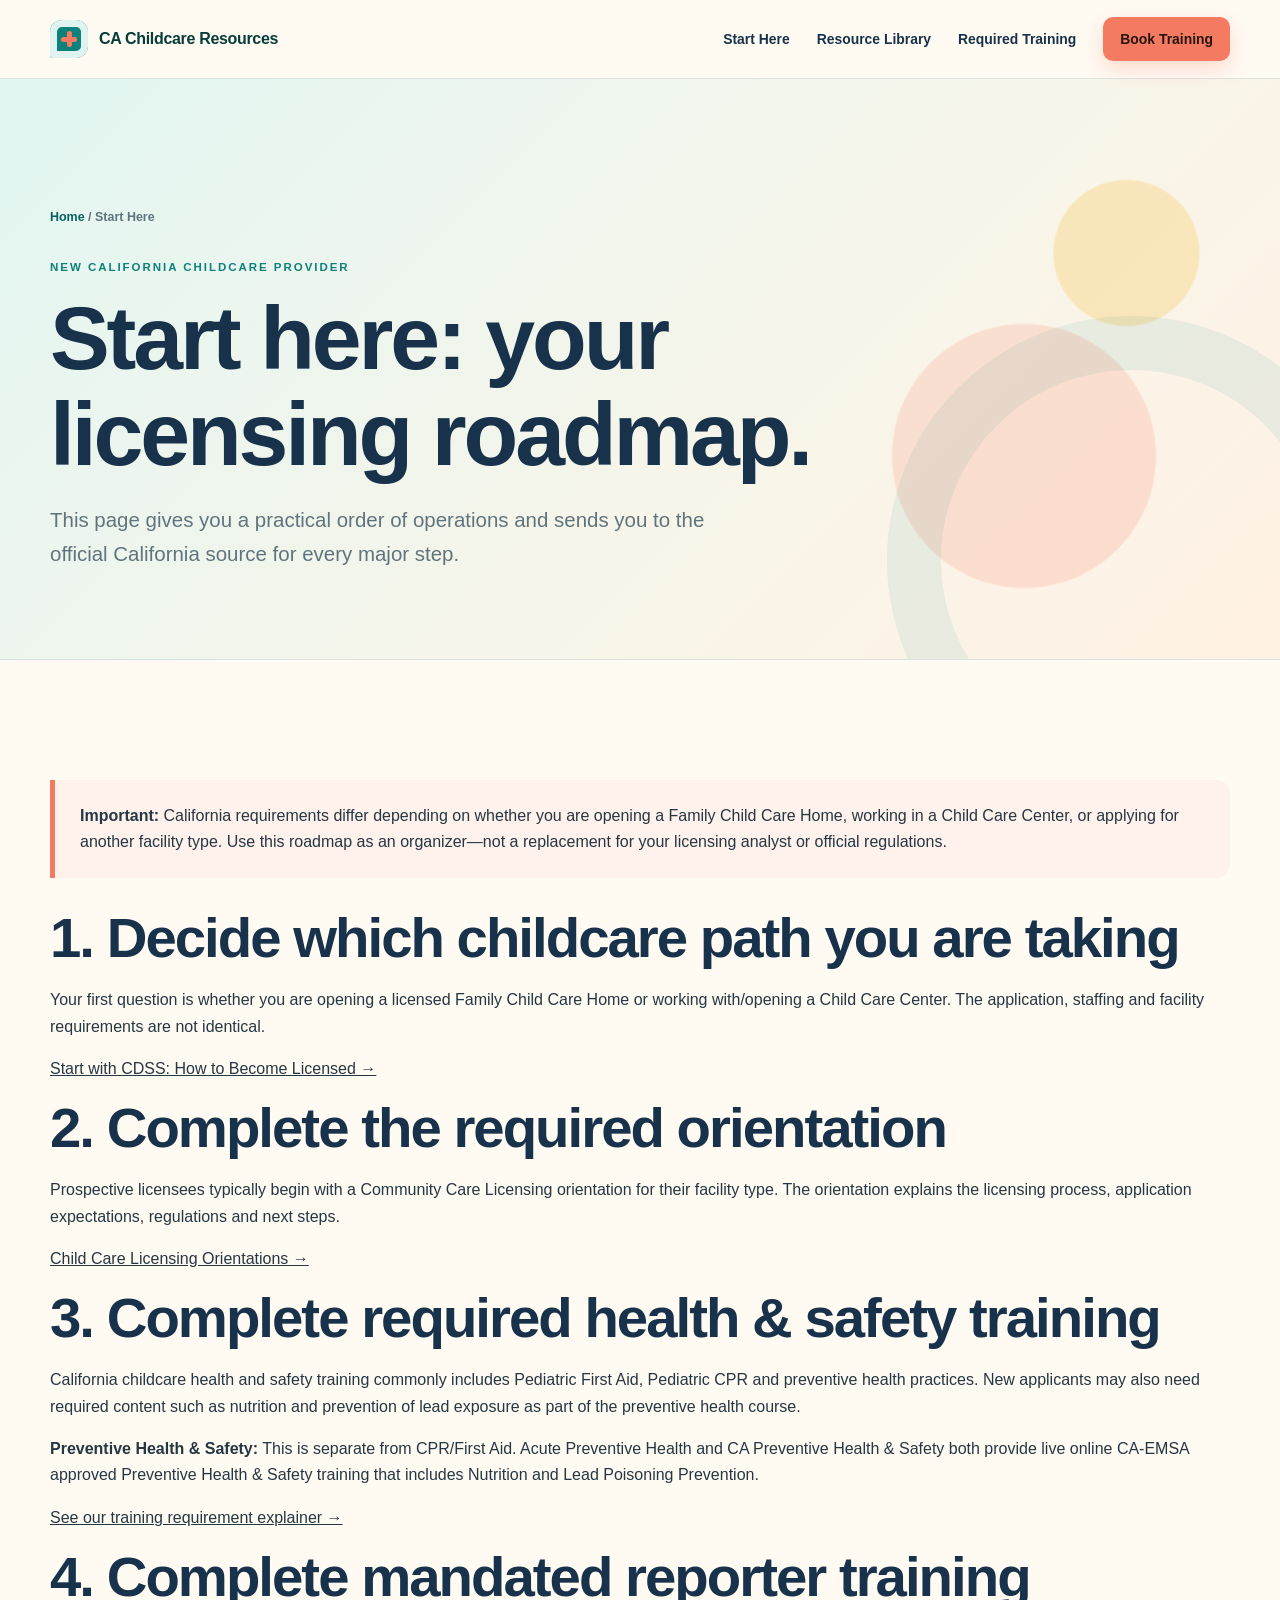
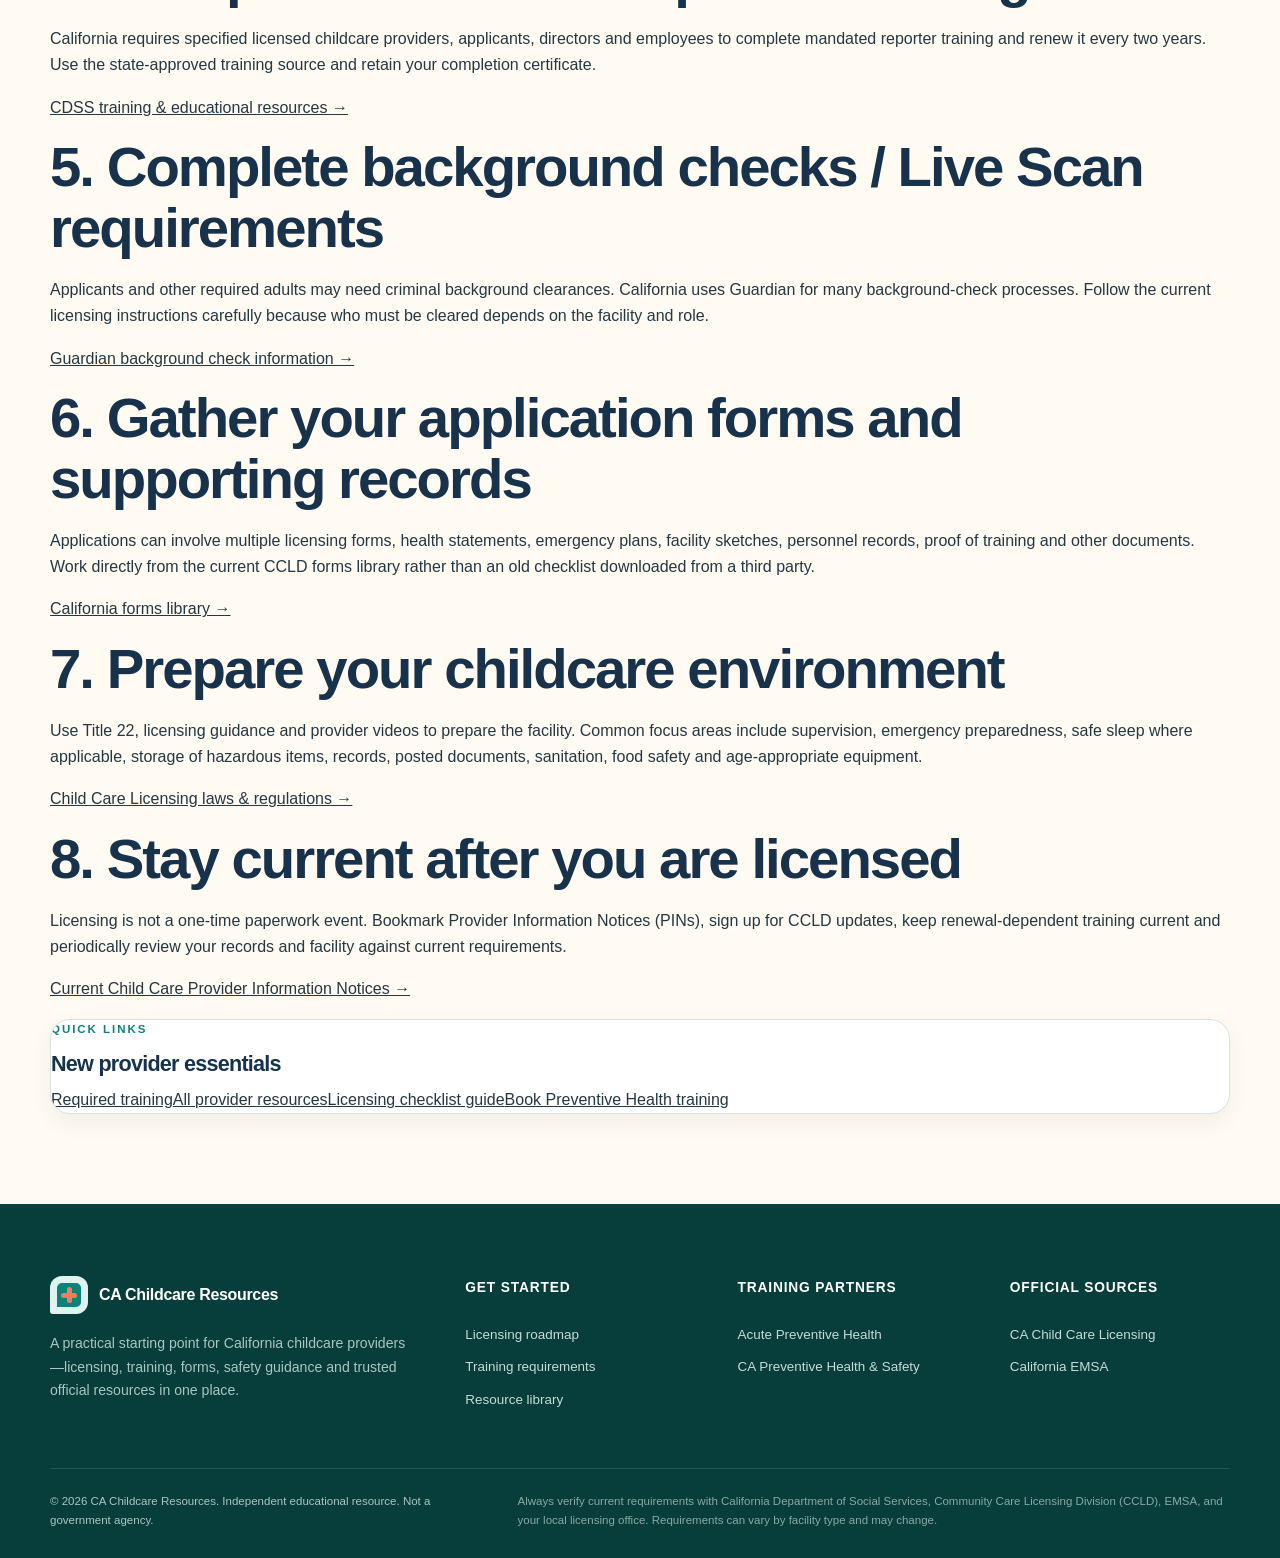
<file: start-here.html>
<!doctype html>
<html lang="en">
<head>
<meta charset="utf-8">
<meta name="viewport" content="width=device-width,initial-scale=1">
<title>How to Become a Childcare Provider in California | Start Here</title>
<meta name="description" content="Follow a practical California childcare licensing roadmap covering orientation, training, background checks, forms, facility preparation and official CCLD resources.">
<link rel="canonical" href="https://www.cachildcareresources.com/start-here.html">
<meta property="og:title" content="How to Become a Childcare Provider in California | Start Here">
<meta property="og:description" content="Follow a practical California childcare licensing roadmap covering orientation, training, background checks, forms, facility preparation and official CCLD resources.">
<meta property="og:type" content="website">
<meta property="og:url" content="https://www.cachildcareresources.com/start-here.html">
<meta name="theme-color" content="#0d817a">
<link rel="stylesheet" href="/assets/styles.css">

</head>
<body>

<a class="skip" href="#main">Skip to content</a>
<header class="site-header">
  <div class="container nav">
    <a class="brand" href="/"><span class="brand-mark" aria-hidden="true"></span><span>CA Childcare Resources</span></a>
    <button class="mobile-toggle" aria-label="Open navigation">☰</button>
    <nav class="nav-links" aria-label="Main navigation">
      <a href="/start-here.html">Start Here</a>
      <a href="/resources.html">Resource Library</a>
      <a href="/training.html">Required Training</a>
      <a class="nav-cta" href="https://www.acutepreventivehealth.com/#book-your-class-now" target="_blank" rel="noopener">Book Training</a>
    </nav>
  </div>
</header>

<main id="main">

<section class="page-hero"><div class="container"><div class="breadcrumbs"><a href="/">Home</a> / Start Here</div><div class="eyebrow">New California childcare provider</div><h1>Start here: your licensing roadmap.</h1><p class="hero-copy">This page gives you a practical order of operations and sends you to the official California source for every major step.</p></div></section>
<section><div class="container content-wrap"><article class="prose">
<div class="notice"><b>Important:</b> California requirements differ depending on whether you are opening a Family Child Care Home, working in a Child Care Center, or applying for another facility type. Use this roadmap as an organizer—not a replacement for your licensing analyst or official regulations.</div>
<h2>1. Decide which childcare path you are taking</h2>
<p>Your first question is whether you are opening a licensed Family Child Care Home or working with/opening a Child Care Center. The application, staffing and facility requirements are not identical.</p>
<p><a href="https://www.cdss.ca.gov/inforesources/child-care-licensing/how-to-become-licensed" target="_blank" rel="noopener">Start with CDSS: How to Become Licensed →</a></p>
<h2>2. Complete the required orientation</h2>
<p>Prospective licensees typically begin with a Community Care Licensing orientation for their facility type. The orientation explains the licensing process, application expectations, regulations and next steps.</p>
<p><a href="https://www.cdss.ca.gov/inforesources/child-care-licensing/how-to-become-licensed/orientations" target="_blank" rel="noopener">Child Care Licensing Orientations →</a></p>
<h2>3. Complete required health & safety training</h2>
<p>California childcare health and safety training commonly includes Pediatric First Aid, Pediatric CPR and preventive health practices. New applicants may also need required content such as nutrition and prevention of lead exposure as part of the preventive health course.</p>
<p><b>Preventive Health & Safety:</b> This is separate from CPR/First Aid. Acute Preventive Health and CA Preventive Health & Safety both provide live online CA-EMSA approved Preventive Health & Safety training that includes Nutrition and Lead Poisoning Prevention.</p>
<p><a href="/training.html">See our training requirement explainer →</a></p>
<h2>4. Complete mandated reporter training</h2>
<p>California requires specified licensed childcare providers, applicants, directors and employees to complete mandated reporter training and renew it every two years. Use the state-approved training source and retain your completion certificate.</p>
<p><a href="https://www.cdss.ca.gov/inforesources/cdss-programs/community-care-licensing/child-care-licensing/resources-for-providers/training-and-educational-resources" target="_blank" rel="noopener">CDSS training & educational resources →</a></p>
<h2>5. Complete background checks / Live Scan requirements</h2>
<p>Applicants and other required adults may need criminal background clearances. California uses Guardian for many background-check processes. Follow the current licensing instructions carefully because who must be cleared depends on the facility and role.</p>
<p><a href="https://www.cdss.ca.gov/inforesources/community-care/caregiver-background-check/guardian" target="_blank" rel="noopener">Guardian background check information →</a></p>
<h2>6. Gather your application forms and supporting records</h2>
<p>Applications can involve multiple licensing forms, health statements, emergency plans, facility sketches, personnel records, proof of training and other documents. Work directly from the current CCLD forms library rather than an old checklist downloaded from a third party.</p>
<p><a href="https://www.cdss.ca.gov/inforesources/forms-brochures/forms-alphabetically" target="_blank" rel="noopener">California forms library →</a></p>
<h2>7. Prepare your childcare environment</h2>
<p>Use Title 22, licensing guidance and provider videos to prepare the facility. Common focus areas include supervision, emergency preparedness, safe sleep where applicable, storage of hazardous items, records, posted documents, sanitation, food safety and age-appropriate equipment.</p>
<p><a href="https://www.cdss.ca.gov/inforesources/child-care-licensing/resources-for-providers/laws-and-regulations" target="_blank" rel="noopener">Child Care Licensing laws & regulations →</a></p>
<h2>8. Stay current after you are licensed</h2>
<p>Licensing is not a one-time paperwork event. Bookmark Provider Information Notices (PINs), sign up for CCLD updates, keep renewal-dependent training current and periodically review your records and facility against current requirements.</p>
<p><a href="https://www.cdss.ca.gov/inforesources/community-care-licensing/policy/provider-information-notices/child-care" target="_blank" rel="noopener">Current Child Care Provider Information Notices →</a></p>
</article>
<aside class="sidebar"><div class="card"><div class="eyebrow">Quick links</div><h3>New provider essentials</h3><a href="/training.html">Required training</a><a href="/resources.html">All provider resources</a><a href="/articles/california-childcare-licensing-checklist.html">Licensing checklist guide</a><a href="https://www.acutepreventivehealth.com/#book-your-class-now" target="_blank" rel="noopener">Book Preventive Health training</a></div></aside>
</div></section>

</main>

<footer>
  <div class="container">
    <div class="footer-grid">
      <div>
        <a class="brand" href="/" style="color:#fff"><span class="brand-mark"></span><span>CA Childcare Resources</span></a>
        <p style="max-width:420px">A practical starting point for California childcare providers—licensing, training, forms, safety guidance and trusted official resources in one place.</p>
      </div>
      <div><h3>Get Started</h3><a href="/start-here.html">Licensing roadmap</a><a href="/training.html">Training requirements</a><a href="/resources.html">Resource library</a></div>
      <div><h3>Training Partners</h3><a href="https://www.acutepreventivehealth.com/" target="_blank" rel="noopener">Acute Preventive Health</a><a href="https://www.capreventivehealthandsafety.com/" target="_blank" rel="noopener">CA Preventive Health & Safety</a></div>
      <div><h3>Official Sources</h3><a href="https://www.cdss.ca.gov/inforesources/child-care-licensing" target="_blank" rel="noopener">CA Child Care Licensing</a><a href="https://emsa.ca.gov/childcare_provider/" target="_blank" rel="noopener">California EMSA</a></div>
    </div>
    <div class="footer-bottom">
      <p>© <span data-year></span> CA Childcare Resources. Independent educational resource. Not a government agency.</p>
      <p class="disclaimer">Always verify current requirements with California Department of Social Services, Community Care Licensing Division (CCLD), EMSA, and your local licensing office. Requirements can vary by facility type and may change.</p>
    </div>
  </div>
</footer>
<script src="/assets/app.js"></script>

</body>
</html>
</file>
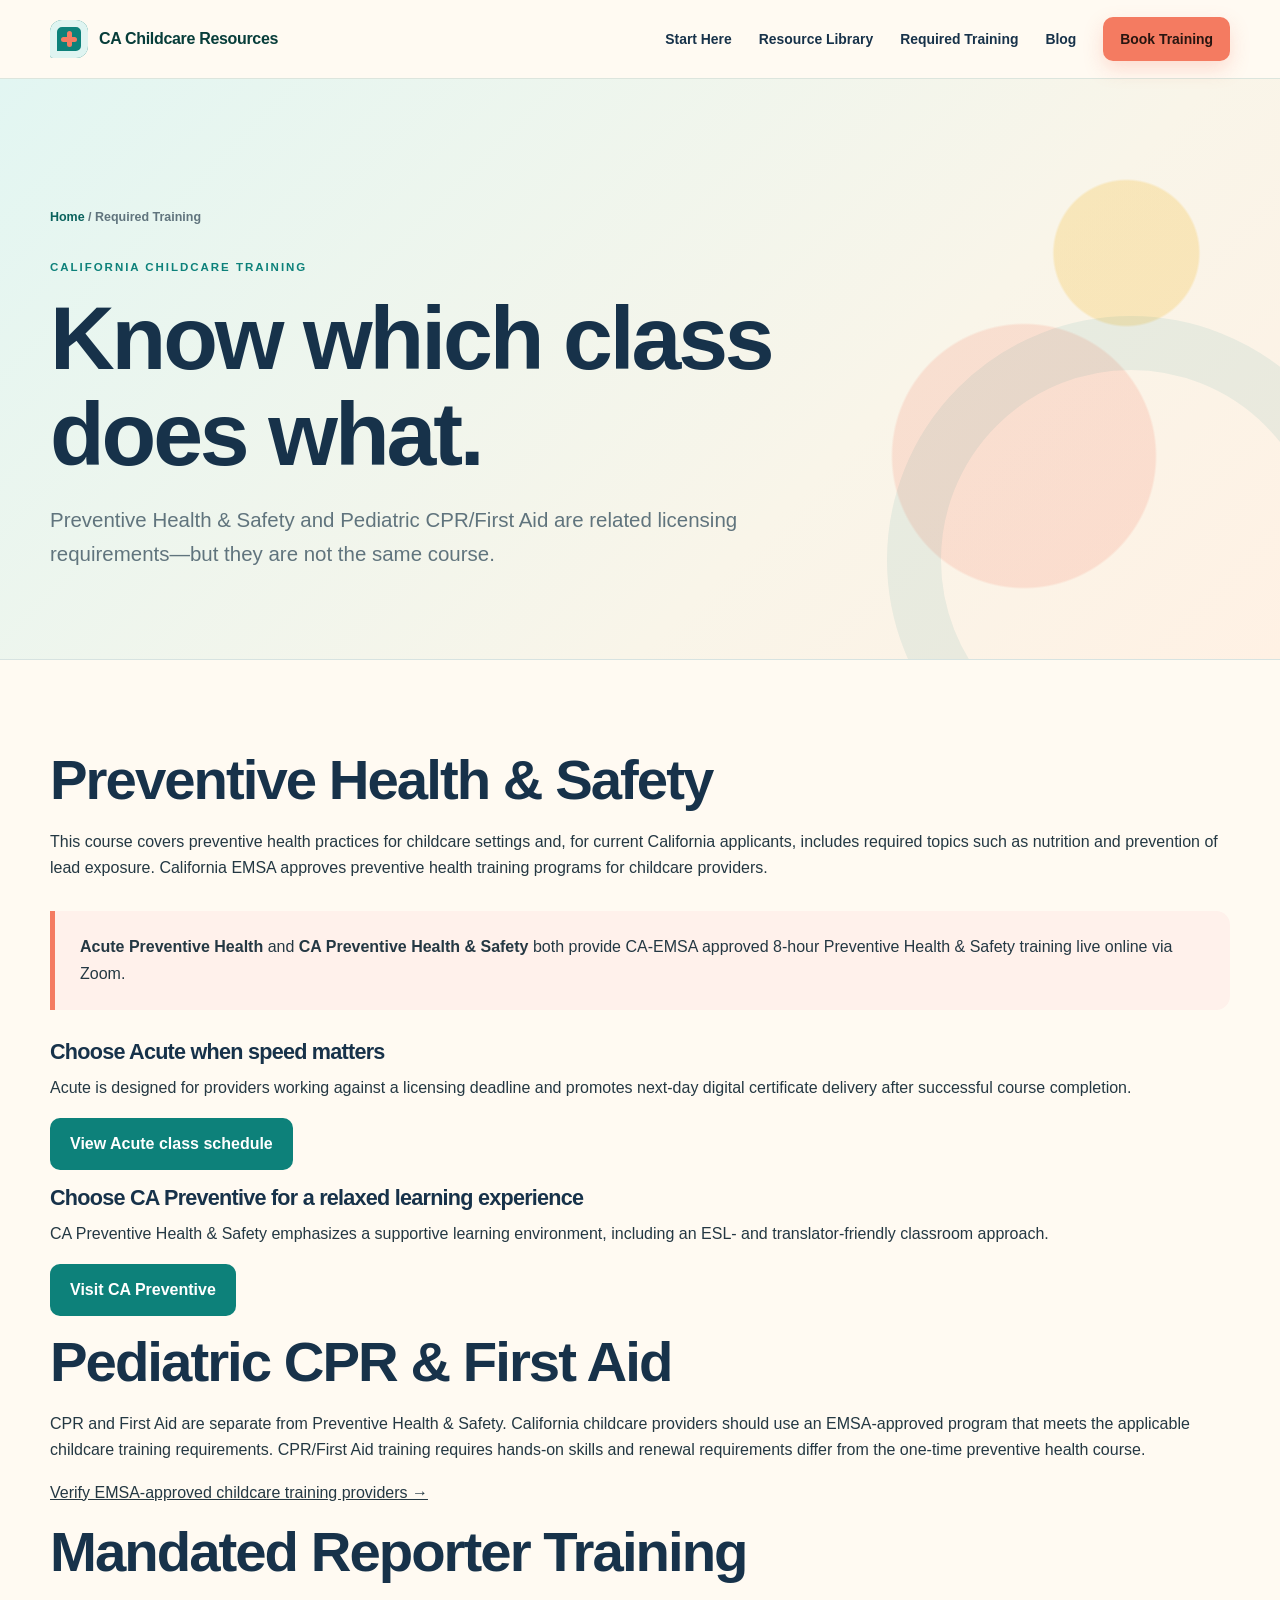
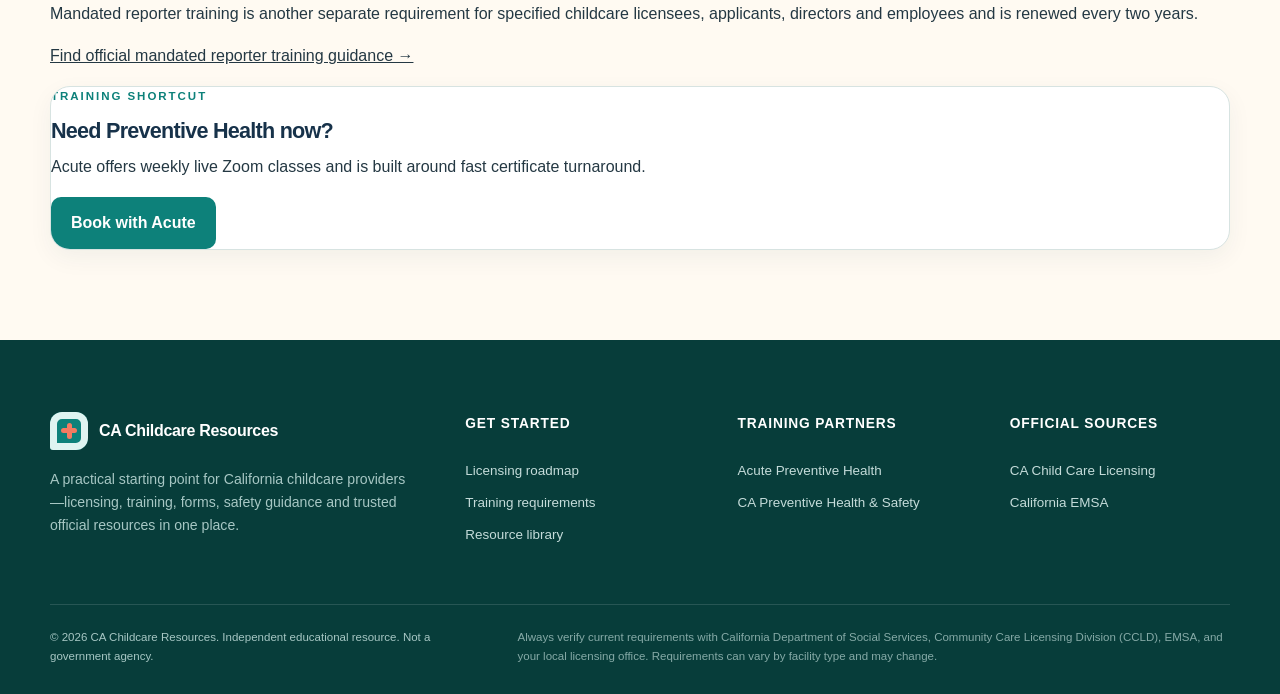
<file: training.html>
<!doctype html>
<html lang="en">
<head>
<meta charset="utf-8">
<meta name="viewport" content="width=device-width,initial-scale=1">
<title>California Childcare Training Requirements | Preventive Health, CPR & First Aid</title>
<meta name="description" content="Understand California childcare training requirements, including EMSA-approved Preventive Health & Safety, Nutrition, Lead Poisoning Prevention, Pediatric CPR and First Aid.">
<link rel="canonical" href="https://www.cachildcareresources.com/training.html">
<meta property="og:title" content="California Childcare Training Requirements | Preventive Health, CPR & First Aid">
<meta property="og:description" content="Understand California childcare training requirements, including EMSA-approved Preventive Health & Safety, Nutrition, Lead Poisoning Prevention, Pediatric CPR and First Aid.">
<meta property="og:type" content="website">
<meta property="og:url" content="https://www.cachildcareresources.com/training.html">
<meta name="theme-color" content="#0d817a">
<link rel="stylesheet" href="/assets/styles.css">

</head>
<body>

<a class="skip" href="#main">Skip to content</a>
<header class="site-header">
  <div class="container nav">
    <a class="brand" href="/"><span class="brand-mark" aria-hidden="true"></span><span>CA Childcare Resources</span></a>
    <button class="mobile-toggle" aria-label="Open navigation">☰</button>
    <nav class="nav-links" aria-label="Main navigation">
      <a href="/start-here.html">Start Here</a>
      <a href="/resources.html">Resource Library</a>
      <a href="/training.html">Required Training</a>
      <a href="/articles/">Blog</a>
      <a class="nav-cta" href="https://www.acutepreventivehealth.com/#book-your-class-now" target="_blank" rel="noopener">Book Training</a>
    </nav>
  </div>
</header>

<main id="main">

<section class="page-hero"><div class="container"><div class="breadcrumbs"><a href="/">Home</a> / Required Training</div><div class="eyebrow">California childcare training</div><h1>Know which class does what.</h1><p class="hero-copy">Preventive Health & Safety and Pediatric CPR/First Aid are related licensing requirements—but they are not the same course.</p></div></section>
<section><div class="container content-wrap"><article class="prose">
<h2>Preventive Health & Safety</h2>
<p>This course covers preventive health practices for childcare settings and, for current California applicants, includes required topics such as nutrition and prevention of lead exposure. California EMSA approves preventive health training programs for childcare providers.</p>
<div class="notice"><b>Acute Preventive Health</b> and <b>CA Preventive Health & Safety</b> both provide CA-EMSA approved 8-hour Preventive Health & Safety training live online via Zoom.</div>
<h3>Choose Acute when speed matters</h3>
<p>Acute is designed for providers working against a licensing deadline and promotes next-day digital certificate delivery after successful course completion.</p>
<p><a class="btn btn-primary" href="https://www.acutepreventivehealth.com/#book-your-class-now" target="_blank" rel="noopener">View Acute class schedule</a></p>
<h3>Choose CA Preventive for a relaxed learning experience</h3>
<p>CA Preventive Health & Safety emphasizes a supportive learning environment, including an ESL- and translator-friendly classroom approach.</p>
<p><a class="btn btn-secondary" href="https://www.capreventivehealthandsafety.com/" target="_blank" rel="noopener">Visit CA Preventive</a></p>
<h2>Pediatric CPR & First Aid</h2>
<p>CPR and First Aid are separate from Preventive Health & Safety. California childcare providers should use an EMSA-approved program that meets the applicable childcare training requirements. CPR/First Aid training requires hands-on skills and renewal requirements differ from the one-time preventive health course.</p>
<p><a href="https://emsa.ca.gov/childcare_provider/" target="_blank" rel="noopener">Verify EMSA-approved childcare training providers →</a></p>
<h2>Mandated Reporter Training</h2>
<p>Mandated reporter training is another separate requirement for specified childcare licensees, applicants, directors and employees and is renewed every two years.</p>
<p><a href="https://www.cdss.ca.gov/inforesources/cdss-programs/community-care-licensing/child-care-licensing/resources-for-providers/training-and-educational-resources" target="_blank" rel="noopener">Find official mandated reporter training guidance →</a></p>
</article>
<aside class="sidebar"><div class="card"><div class="eyebrow">Training shortcut</div><h3>Need Preventive Health now?</h3><p>Acute offers weekly live Zoom classes and is built around fast certificate turnaround.</p><a class="btn btn-primary" href="https://www.acutepreventivehealth.com/#book-your-class-now" target="_blank" rel="noopener">Book with Acute</a></div></aside>
</div></section>

</main>

<footer>
  <div class="container">
    <div class="footer-grid">
      <div>
        <a class="brand" href="/" style="color:#fff"><span class="brand-mark"></span><span>CA Childcare Resources</span></a>
        <p style="max-width:420px">A practical starting point for California childcare providers—licensing, training, forms, safety guidance and trusted official resources in one place.</p>
      </div>
      <div><h3>Get Started</h3><a href="/start-here.html">Licensing roadmap</a><a href="/training.html">Training requirements</a><a href="/resources.html">Resource library</a></div>
      <div><h3>Training Partners</h3><a href="https://www.acutepreventivehealth.com/" target="_blank" rel="noopener">Acute Preventive Health</a><a href="https://www.capreventivehealthandsafety.com/" target="_blank" rel="noopener">CA Preventive Health & Safety</a></div>
      <div><h3>Official Sources</h3><a href="https://www.cdss.ca.gov/inforesources/child-care-licensing" target="_blank" rel="noopener">CA Child Care Licensing</a><a href="https://emsa.ca.gov/childcare_provider/" target="_blank" rel="noopener">California EMSA</a></div>
    </div>
    <div class="footer-bottom">
      <p>© <span data-year></span> CA Childcare Resources. Independent educational resource. Not a government agency.</p>
      <p class="disclaimer">Always verify current requirements with California Department of Social Services, Community Care Licensing Division (CCLD), EMSA, and your local licensing office. Requirements can vary by facility type and may change.</p>
    </div>
  </div>
</footer>
<script src="/assets/app.js"></script>

</body>
</html>
</file>
<file: assets/styles.css>
/* CA Childcare Resources â€” shared site styles */
:root {
  --teal-950: #073d3a;
  --teal-800: #0a625d;
  --teal-700: #0d817a;
  --teal-100: #dff4f1;
  --coral: #f47b61;
  --coral-dark: #cb553e;
  --gold: #f5c85b;
  --navy: #17324a;
  --ink: #243843;
  --muted: #60747d;
  --cream: #fffaf2;
  --white: #ffffff;
  --line: #d7e3e1;
  --shadow: 0 18px 45px rgba(19, 63, 66, 0.11);
  --radius: 20px;
  --container: 1180px;
}

* { box-sizing: border-box; }
html { scroll-behavior: smooth; }
body {
  margin: 0;
  background: var(--cream);
  color: var(--ink);
  font-family: Inter, ui-sans-serif, -apple-system, BlinkMacSystemFont, "Segoe UI", sans-serif;
  font-size: 16px;
  line-height: 1.65;
  -webkit-font-smoothing: antialiased;
}

img { display: block; max-width: 100%; }
a { color: inherit; }
h1, h2, h3, p { margin-top: 0; }
h1, h2, h3 {
  color: var(--navy);
  line-height: 1.08;
  letter-spacing: -0.035em;
}
h1 { margin-bottom: 20px; font-size: clamp(2.75rem, 7vw, 5.75rem); }
h2 { margin-bottom: 18px; font-size: clamp(2rem, 4.4vw, 3.75rem); }
h3 { margin-bottom: 12px; font-size: 1.35rem; }

.container { width: min(var(--container), calc(100% - 40px)); margin-inline: auto; }
.skip {
  position: fixed;
  top: 10px;
  left: 10px;
  z-index: 999;
  padding: 10px 14px;
  background: var(--navy);
  color: var(--white);
  border-radius: 8px;
  transform: translateY(-160%);
}
.skip:focus { transform: translateY(0); }

/* Header */
.site-header {
  position: sticky;
  top: 0;
  z-index: 50;
  background: rgba(255, 250, 242, 0.95);
  border-bottom: 1px solid rgba(10, 98, 93, 0.14);
  backdrop-filter: blur(14px);
}
.nav { min-height: 78px; display: flex; align-items: center; justify-content: space-between; gap: 30px; }
.brand {
  display: inline-flex;
  align-items: center;
  gap: 11px;
  color: var(--teal-950);
  font-weight: 850;
  letter-spacing: -0.02em;
  text-decoration: none;
}
.brand-mark {
  position: relative;
  display: inline-grid;
  flex: 0 0 38px;
  width: 38px;
  height: 38px;
  place-items: center;
  overflow: hidden;
  border-radius: 12px 12px 12px 3px;
  background: var(--teal-700);
  box-shadow: inset 0 0 0 7px var(--teal-100);
}
.brand-mark::before,
.brand-mark::after {
  position: absolute;
  content: "";
  background: var(--coral);
}
.brand-mark::before { width: 16px; height: 5px; border-radius: 10px; }
.brand-mark::after { width: 5px; height: 16px; border-radius: 10px; }
.nav-links { display: flex; align-items: center; gap: 27px; }
.nav-links a {
  color: var(--navy);
  font-size: 0.87rem;
  font-weight: 750;
  text-decoration: none;
}
.nav-links a:hover, .nav-links a:focus-visible { color: var(--teal-700); }
.nav-links .nav-cta {
  padding: 11px 17px;
  border-radius: 10px;
  background: var(--coral);
  color: #281510;
  box-shadow: 0 8px 20px rgba(244, 123, 97, 0.24);
}
.nav-links .nav-cta:hover { background: var(--gold); color: var(--navy); }
.mobile-toggle {
  display: none;
  width: 43px;
  height: 43px;
  border: 1px solid var(--line);
  border-radius: 10px;
  background: var(--white);
  color: var(--navy);
  font-size: 1.25rem;
  cursor: pointer;
}

/* Page hero */
.page-hero {
  position: relative;
  overflow: hidden;
  padding: clamp(76px, 10vw, 130px) 0 88px;
  background:
    radial-gradient(circle at 88% 30%, rgba(245, 200, 91, 0.33) 0 6%, transparent 6.2%),
    radial-gradient(circle at 80% 65%, rgba(244, 123, 97, 0.18) 0 12%, transparent 12.2%),
    linear-gradient(135deg, #e2f6f2 0%, #f9f5e9 65%, #fff1e4 100%);
  border-bottom: 1px solid var(--line);
}
.page-hero::after {
  position: absolute;
  right: -95px;
  bottom: -145px;
  width: 380px;
  height: 380px;
  border: 54px solid rgba(13, 129, 122, 0.08);
  border-radius: 50%;
  content: "";
}
.page-hero .container { position: relative; z-index: 1; }
.breadcrumbs { margin-bottom: 30px; color: var(--muted); font-size: 0.78rem; font-weight: 700; }
.breadcrumbs a { color: var(--teal-800); text-decoration: none; }
.eyebrow {
  margin-bottom: 13px;
  color: var(--teal-700);
  font-size: 0.72rem;
  font-weight: 900;
  letter-spacing: 0.17em;
  text-transform: uppercase;
}
.page-hero h1 { max-width: 800px; }
.hero-copy { max-width: 690px; margin-bottom: 0; color: var(--muted); font-size: clamp(1.05rem, 2vw, 1.28rem); }

/* General content */
main > section:not(.page-hero) { padding: 90px 0; }
.article-grid {
  display: grid;
  grid-template-columns: repeat(3, minmax(0, 1fr));
  gap: 22px;
}
.card {
  position: relative;
  overflow: hidden;
  border: 1px solid var(--line);
  border-radius: var(--radius);
  background: var(--white);
  box-shadow: 0 8px 24px rgba(19, 63, 66, 0.055);
}
.article-card {
  min-height: 330px;
  padding: 31px;
  display: flex;
  flex-direction: column;
  transition: transform 180ms ease, box-shadow 180ms ease, border-color 180ms ease;
}
.article-card::before {
  width: 54px;
  height: 7px;
  margin-bottom: 34px;
  border-radius: 99px;
  background: var(--coral);
  content: "";
}
.article-card:nth-child(2)::before { background: var(--teal-700); }
.article-card:nth-child(3)::before { background: var(--gold); }
.article-card:hover {
  transform: translateY(-6px);
  border-color: #9cc9c4;
  box-shadow: var(--shadow);
}
.article-card .meta {
  margin-bottom: 15px;
  color: var(--teal-700);
  font-size: 0.67rem;
  font-weight: 900;
  letter-spacing: 0.13em;
  text-transform: uppercase;
}
.article-card h3 { font-size: clamp(1.35rem, 2.2vw, 1.72rem); }
.article-card p { margin-bottom: 26px; color: var(--muted); }
.more {
  margin-top: auto;
  color: var(--teal-800);
  font-size: 0.86rem;
  font-weight: 850;
  text-decoration: none;
}
.more:hover { color: var(--coral-dark); }

/* Shared helpers for the remaining pages */
.button, .btn {
  display: inline-flex;
  align-items: center;
  justify-content: center;
  padding: 13px 20px;
  border: 0;
  border-radius: 10px;
  background: var(--teal-700);
  color: var(--white);
  font-weight: 800;
  text-decoration: none;
}
.button:hover, .btn:hover { background: var(--teal-950); }
.notice, .callout {
  margin: 30px 0;
  padding: 23px 25px;
  border-left: 5px solid var(--coral);
  border-radius: 0 14px 14px 0;
  background: #fff1eb;
}
.content-grid { display: grid; grid-template-columns: 1fr 1fr; gap: 24px; }
.resource-list { display: grid; gap: 14px; padding: 0; list-style: none; }
.resource-list a { color: var(--teal-800); font-weight: 800; }

/* Footer */
footer { padding: 72px 0 28px; background: var(--teal-950); color: #c5dcda; }
.footer-grid {
  display: grid;
  grid-template-columns: 1.65fr repeat(3, 1fr);
  gap: 52px;
}
footer .brand { margin-bottom: 18px; }
footer h3 { margin: 5px 0 18px; color: var(--white); font-size: 0.86rem; letter-spacing: 0.06em; text-transform: uppercase; }
footer p { color: #a7c7c4; font-size: 0.88rem; }
footer .footer-grid > div:not(:first-child) { display: flex; flex-direction: column; gap: 10px; }
footer .footer-grid a:not(.brand) { color: #c5dcda; font-size: 0.84rem; text-decoration: none; }
footer .footer-grid a:hover { color: var(--gold); }
.footer-bottom {
  display: grid;
  grid-template-columns: 0.75fr 1.25fr;
  gap: 40px;
  margin-top: 52px;
  padding-top: 23px;
  border-top: 1px solid rgba(255, 255, 255, 0.13);
}
.footer-bottom p { margin: 0; font-size: 0.72rem; }
.disclaimer { color: #86aaa7 !important; }

*:focus-visible { outline: 3px solid var(--gold); outline-offset: 3px; }

@media (max-width: 920px) {
  .mobile-toggle { display: inline-grid; place-items: center; }
  .nav-links {
    position: absolute;
    top: calc(100% + 1px);
    left: 0;
    right: 0;
    display: none;
    align-items: stretch;
    padding: 18px 20px 24px;
    background: var(--white);
    border-bottom: 1px solid var(--line);
    box-shadow: var(--shadow);
  }
  .nav-links.is-open { display: flex; flex-direction: column; gap: 4px; }
  .nav-links a { padding: 12px; border-radius: 8px; }
  .nav-links .nav-cta { margin-top: 7px; text-align: center; }
  .article-grid { grid-template-columns: 1fr 1fr; }
  .footer-grid { grid-template-columns: 1.3fr 1fr 1fr; }
  .footer-grid > div:last-child { grid-column: 2 / -1; }
}

@media (max-width: 650px) {
  .container { width: min(100% - 30px, var(--container)); }
  .nav { min-height: 69px; }
  .brand { font-size: 0.91rem; }
  .brand-mark { width: 34px; height: 34px; flex-basis: 34px; }
  .page-hero { padding: 64px 0 66px; }
  main > section:not(.page-hero) { padding: 64px 0; }
  .article-grid, .content-grid, .footer-grid, .footer-bottom { grid-template-columns: 1fr; }
  .article-card { min-height: auto; }
  .footer-grid { gap: 30px; }
  .footer-grid > div:last-child { grid-column: auto; }
  .footer-bottom { gap: 16px; }
}

@media (prefers-reduced-motion: reduce) {
  html { scroll-behavior: auto; }
  .article-card { transition: none; }
}
</file>
